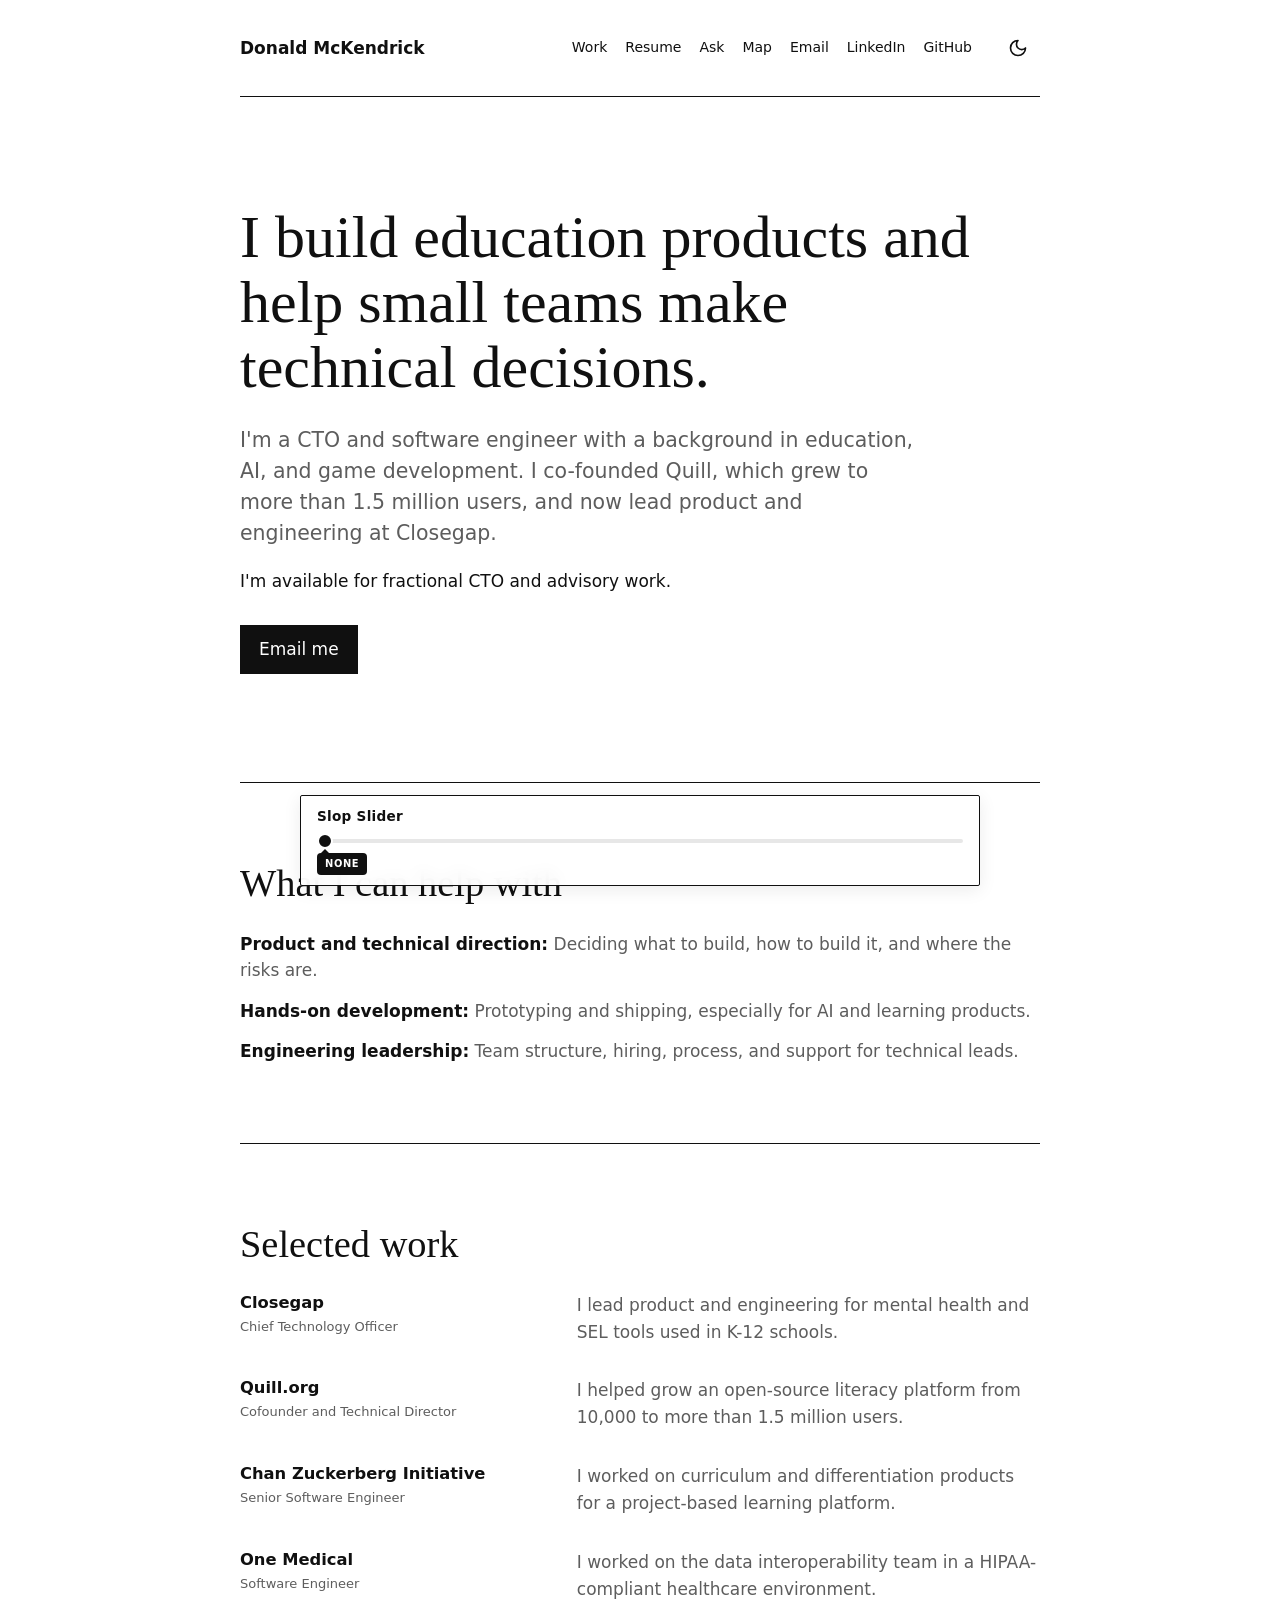
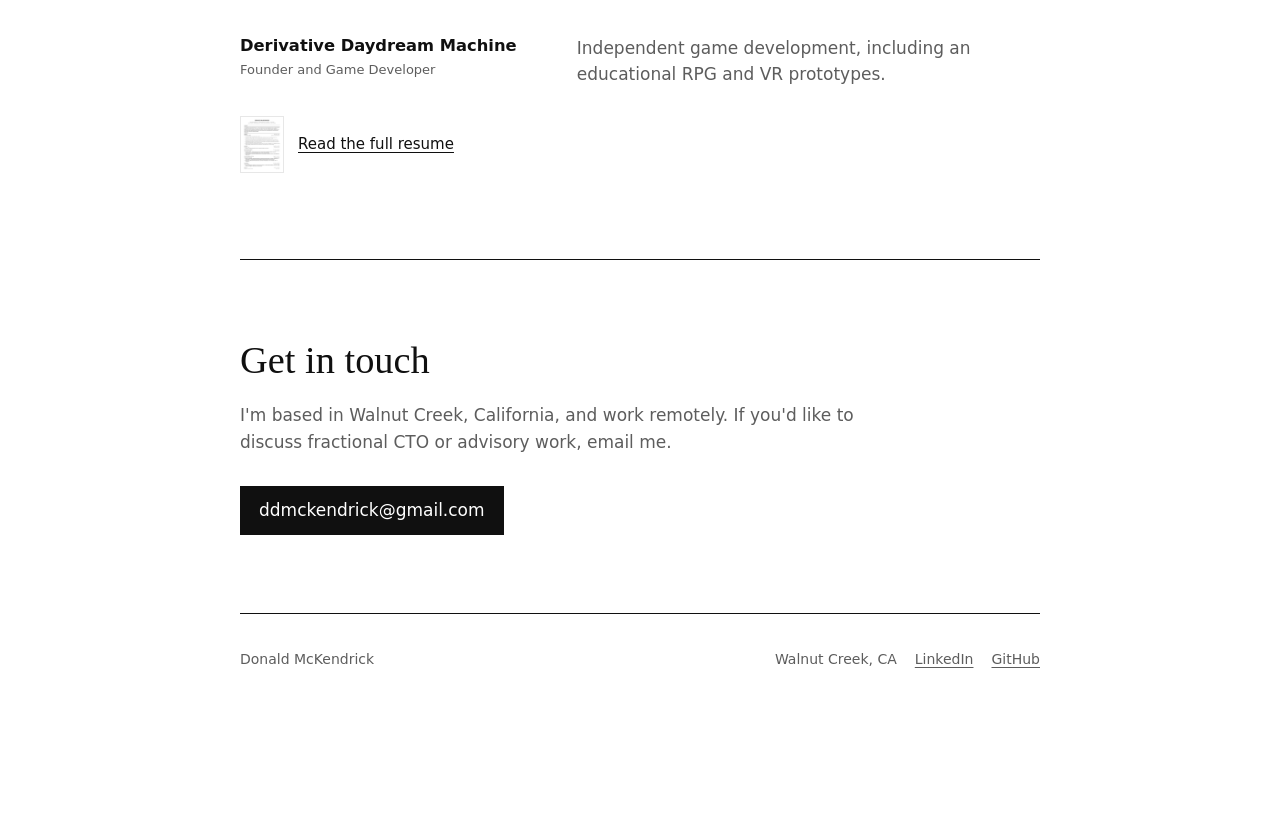
<file: index.html>
<!doctype html>
<html lang="en">
  <head>
    <meta charset="utf-8">
    <meta name="viewport" content="width=device-width, initial-scale=1">
    <title>Donald McKendrick - Fractional CTO</title>
    <meta
      name="description"
      content="Donald McKendrick is a CTO and software engineer working in education, AI, and game development."
    >
    <script>
      (() => {
        const root = document.documentElement;
        root.classList.add('js');

        let theme;
        try {
          const savedTheme = localStorage.getItem('donald-theme');
          if (savedTheme === 'light' || savedTheme === 'dark') theme = savedTheme;

          const savedStage = localStorage.getItem('donald-slop-stage');
          const legacyLevel = Number(localStorage.getItem('donald-slop-level'));
          const parsedStage = Number(savedStage);
          const slopStage = savedStage !== null && Number.isInteger(parsedStage) && parsedStage >= 0 && parsedStage <= 3
            ? parsedStage
            : !Number.isFinite(legacyLevel) || legacyLevel <= 0 ? 0 : legacyLevel <= 33 ? 1 : legacyLevel <= 66 ? 2 : 3;
          const intensities = [0, 0.22, 0.55, 1];
          const tiers = ['clean', 'subtle', 'awful', 'chaos'];
          const slopPosition = slopStage / 3;
          root.style.setProperty('--slop', String(intensities[slopStage]));
          root.style.setProperty('--slop-position', String(slopPosition));
          root.style.setProperty('--slop-percent', `${slopPosition * 100}%`);
          root.style.setProperty('--slop-thumb-offset', `${8 - (slopPosition * 16)}px`);
          root.dataset.slopTier = tiers[slopStage];
        } catch {}

        if (!theme) theme = window.matchMedia?.('(prefers-color-scheme: dark)').matches ? 'dark' : 'light';
        root.dataset.theme = theme;
      })();
    </script>
    <link rel="stylesheet" href="styles.css?v=site-width-2">
    <script src="script.js?v=site-width-2" defer onerror="document.documentElement.classList.remove('js'); document.documentElement.dataset.slopTier='clean'; document.documentElement.style.setProperty('--slop','0'); document.documentElement.style.setProperty('--slop-position','0'); document.documentElement.style.setProperty('--slop-percent','0%'); document.documentElement.style.setProperty('--slop-thumb-offset','8px')"></script>
  </head>
  <body class="home-page">
    <header class="site-header">
      <a class="brand" href="index.html" aria-label="Donald McKendrick home">Donald McKendrick</a>
      <button class="theme-toggle" type="button" aria-label="Dark mode" aria-pressed="false" title="Switch to dark mode">
        <svg class="theme-icon theme-icon-moon" viewBox="0 0 24 24" aria-hidden="true">
          <path d="M12 3a6 6 0 0 0 9 9 9 9 0 1 1-9-9Z"></path>
        </svg>
        <svg class="theme-icon theme-icon-sun" viewBox="0 0 24 24" aria-hidden="true">
          <circle cx="12" cy="12" r="4"></circle>
          <path d="M12 2v2M12 20v2M4.93 4.93l1.42 1.42M17.66 17.66l1.41 1.41M2 12h2M20 12h2M4.93 19.07l1.42-1.42M17.66 6.34l1.41-1.41"></path>
        </svg>
      </button>
      <button
        class="menu-toggle"
        type="button"
        aria-expanded="false"
        aria-controls="primary-navigation"
        aria-label="Open menu"
      >
        <span class="menu-icon" aria-hidden="true"></span>
      </button>
      <nav class="site-nav" id="primary-navigation" aria-label="Primary navigation">
        <a href="#work" aria-label="Selected work" data-slop-copy="nav-work">Work</a>
        <a href="resume.html" aria-label="Resume" data-slop-copy="nav-resume">Resume</a>
        <a href="ask.html" aria-label="Ask about Donald's work">Ask</a>
        <a href="map.html" aria-label="Explore Donald's knowledge map">Map</a>
        <a href="mailto:ddmckendrick@gmail.com" aria-label="Email Donald McKendrick" data-slop-copy="nav-email">Email</a>
        <a href="https://linkedin.com/in/donaldmckendrick" target="_blank" rel="noopener noreferrer">LinkedIn</a>
        <a href="https://github.com/ddmck" target="_blank" rel="noopener noreferrer">GitHub</a>
      </nav>
    </header>

    <aside class="slop-dock" data-slop-ui hidden aria-label="Slop Slider controls">
      <div class="slop-dock-heading">
        <label for="slop-filter">Slop Slider</label>
        <div class="slop-dock-actions">
          <span class="slop-fictional-note">Fictional claims</span>
          <button class="slop-reset" type="button" hidden>Reset</button>
        </div>
      </div>
      <div class="slop-range-row">
        <input id="slop-filter" type="range" min="0" max="3" step="1" value="0" aria-valuetext="None">
        <output for="slop-filter" class="slop-output">
          <strong data-slop-stage>None</strong>
        </output>
      </div>
    </aside>

    <main>
      <section class="hero" aria-labelledby="hero-title">
        <div class="hero-copy">
          <p class="slop-eyebrow" data-slop-ui hidden aria-hidden="true">✨ Human-centered innovation, thoughtfully accelerated</p>
          <h1 id="hero-title" data-slop-copy="home-hero-title">I build education products and help small teams make technical decisions.</h1>
          <p class="lede" data-slop-copy="home-hero-lede">
            I'm a CTO and software engineer with a background in education, AI, and game development. I co-founded
            Quill, which grew to more than 1.5 million users, and now lead product and engineering at Closegap.
          </p>
          <p class="availability" data-slop-copy="home-availability">I'm available for fractional CTO and advisory work.</p>
          <div class="link-row" aria-label="Primary actions">
            <a class="button" href="mailto:ddmckendrick@gmail.com" data-slop-copy="home-email-cta">Email me</a>
          </div>
          <div class="slop-metrics" data-slop-ui hidden aria-hidden="true">
            <span><strong data-slop-copy="metric-one-value">10+ yrs</strong><small data-slop-copy="metric-one-label">building products</small></span>
            <span><strong data-slop-copy="metric-two-value">1.5M+</strong><small data-slop-copy="metric-two-label">learners reached</small></span>
            <span><strong data-slop-copy="metric-three-value">∞</strong><small data-slop-copy="metric-three-label">forward momentum</small></span>
          </div>
        </div>
      </section>

      <section class="section" aria-labelledby="services">
        <h2 id="services"><span data-slop-copy="home-services-heading">What I can help with</span></h2>
        <div class="service-list">
          <p><strong data-slop-copy="service-product-label">Product and technical direction:</strong> <span data-slop-copy="service-product-copy">Deciding what to build, how to build it, and where the risks are.</span></p>
          <p><strong data-slop-copy="service-development-label">Hands-on development:</strong> <span data-slop-copy="service-development-copy">Prototyping and shipping, especially for AI and learning products.</span></p>
          <p><strong data-slop-copy="service-leadership-label">Engineering leadership:</strong> <span data-slop-copy="service-leadership-copy">Team structure, hiring, process, and support for technical leads.</span></p>
        </div>
      </section>

      <section class="section" aria-labelledby="work">
        <h2 id="work"><span data-slop-copy="home-work-heading">Selected work</span></h2>
        <div class="work-list">
          <article>
            <div>
              <h3>Closegap</h3>
              <span>Chief Technology Officer</span>
            </div>
            <p data-slop-copy="work-closegap">I lead product and engineering for mental health and SEL tools used in K-12 schools.</p>
          </article>
          <article>
            <div>
              <h3>Quill.org</h3>
              <span>Cofounder and Technical Director</span>
            </div>
            <p data-slop-copy="work-quill">I helped grow an open-source literacy platform from 10,000 to more than 1.5 million users.</p>
          </article>
          <article>
            <div>
              <h3>Chan Zuckerberg Initiative</h3>
              <span>Senior Software Engineer</span>
            </div>
            <p data-slop-copy="work-czi">I worked on curriculum and differentiation products for a project-based learning platform.</p>
          </article>
          <article>
            <div>
              <h3>One Medical</h3>
              <span>Software Engineer</span>
            </div>
            <p data-slop-copy="work-onemedical">I worked on the data interoperability team in a HIPAA-compliant healthcare environment.</p>
          </article>
          <article>
            <div>
              <h3>Derivative Daydream Machine</h3>
              <span>Founder and Game Developer</span>
            </div>
            <p data-slop-copy="work-ddm">Independent game development, including an educational RPG and VR prototypes.</p>
          </article>
        </div>

        <a class="resume-note" href="resume.html">
          <img
            src="assets/resume-preview.png"
            alt=""
            width="1445"
            height="1870"
          >
          <span data-slop-copy="home-resume-note">Read the full resume</span>
        </a>
      </section>

      <section class="section closing" aria-labelledby="contact">
        <h2 id="contact"><span data-slop-copy="home-contact-heading">Get in touch</span></h2>
        <p data-slop-copy="home-contact-copy">
          I'm based in Walnut Creek, California, and work remotely. If you'd like to discuss fractional CTO or advisory
          work, email me.
        </p>
        <div class="link-row">
          <a class="button" href="mailto:ddmckendrick@gmail.com">ddmckendrick@gmail.com</a>
        </div>
      </section>
    </main>

    <footer class="site-footer">
      <span>Donald McKendrick</span>
      <div class="footer-links">
        <span>Walnut Creek, CA</span>
        <a href="https://linkedin.com/in/donaldmckendrick" target="_blank" rel="noopener noreferrer">LinkedIn</a>
        <a href="https://github.com/ddmck" target="_blank" rel="noopener noreferrer">GitHub</a>
      </div>
    </footer>

    <div class="slop-atmosphere" data-slop-ui hidden aria-hidden="true">
      <span class="slop-orb slop-orb-one"></span>
      <span class="slop-orb slop-orb-two"></span>
      <span class="slop-floater slop-floater-one">✨</span>
      <span class="slop-floater slop-floater-two">🚀</span>
      <span class="slop-floater slop-floater-three">💡</span>
      <span class="slop-floater slop-floater-four">⚡</span>
    </div>
    <div class="slop-hype-strip" data-slop-ui hidden aria-hidden="true">
      <div>AI-POWERED&nbsp; • &nbsp;FUTURE-READY&nbsp; • &nbsp;HUMAN-CENTERED&nbsp; • &nbsp;10,000× IMPACT&nbsp; • &nbsp;PARADIGM-SHIFTING&nbsp; • &nbsp;</div>
    </div>
  </body>
</html>
</file>
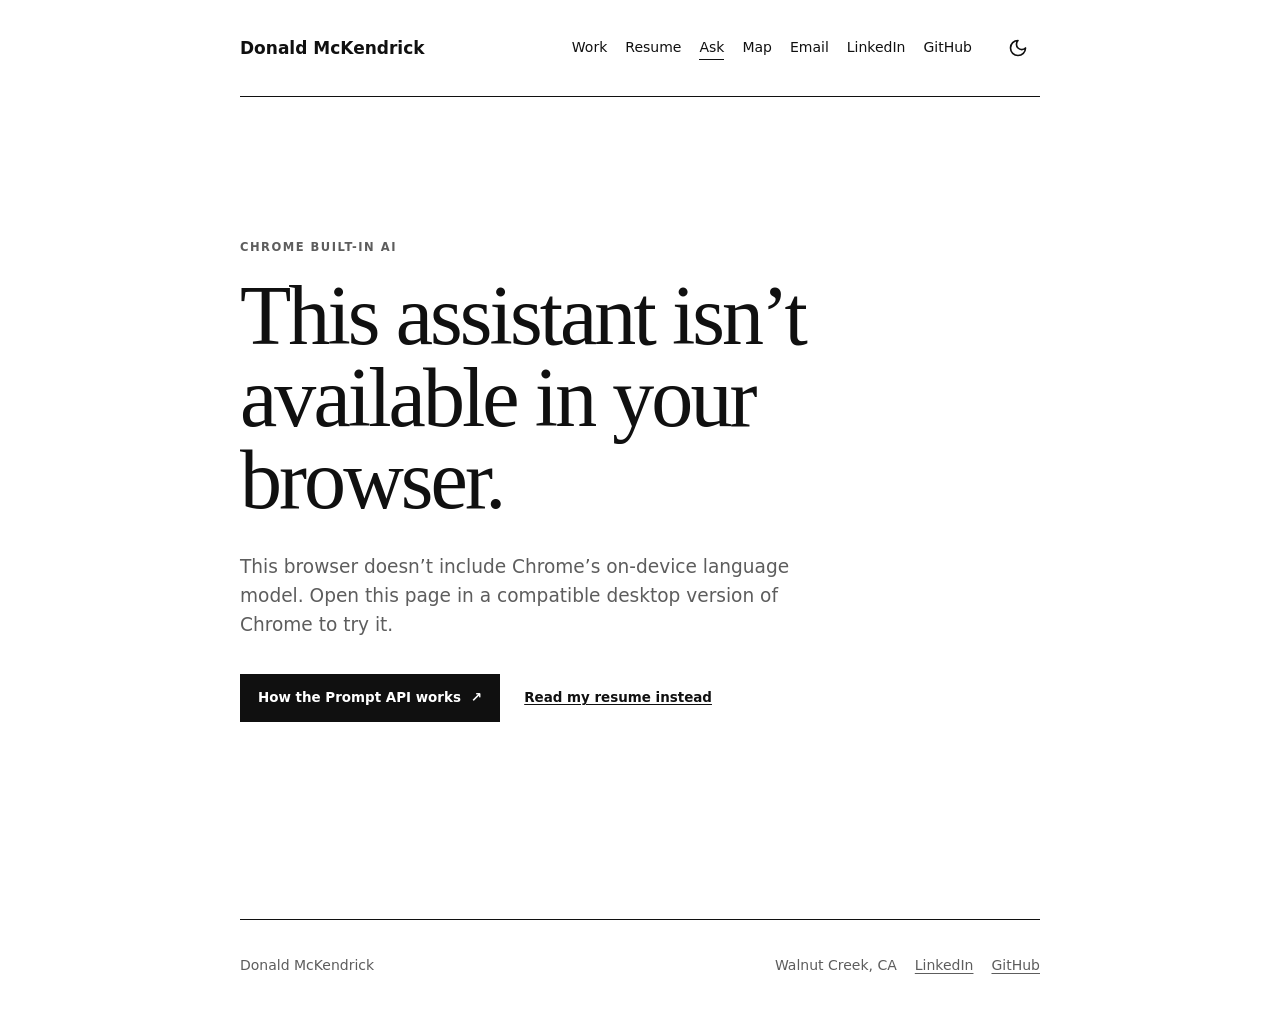
<file: ask.html>
<!doctype html>
<html lang="en">
  <head>
    <meta charset="utf-8">
    <meta name="viewport" content="width=device-width, initial-scale=1">
    <title>Ask about my work - Donald McKendrick</title>
    <meta
      name="description"
      content="Ask an on-device AI questions about Donald McKendrick's services, experience, and resume."
    >
    <script>
      (() => {
        const root = document.documentElement;
        root.classList.add('js');

        let theme;
        try {
          const savedTheme = localStorage.getItem('donald-theme');
          if (savedTheme === 'light' || savedTheme === 'dark') theme = savedTheme;

          const savedStage = localStorage.getItem('donald-slop-stage');
          const legacyLevel = Number(localStorage.getItem('donald-slop-level'));
          const parsedStage = Number(savedStage);
          const slopStage = savedStage !== null && Number.isInteger(parsedStage) && parsedStage >= 0 && parsedStage <= 3
            ? parsedStage
            : !Number.isFinite(legacyLevel) || legacyLevel <= 0 ? 0 : legacyLevel <= 33 ? 1 : legacyLevel <= 66 ? 2 : 3;
          const intensities = [0, 0.22, 0.55, 1];
          const tiers = ['clean', 'subtle', 'awful', 'chaos'];
          const slopPosition = slopStage / 3;
          root.style.setProperty('--slop', String(intensities[slopStage]));
          root.style.setProperty('--slop-position', String(slopPosition));
          root.style.setProperty('--slop-percent', `${slopPosition * 100}%`);
          root.style.setProperty('--slop-thumb-offset', `${8 - (slopPosition * 16)}px`);
          root.dataset.slopTier = tiers[slopStage];
        } catch {}

        if (!theme) theme = window.matchMedia?.('(prefers-color-scheme: dark)').matches ? 'dark' : 'light';
        root.dataset.theme = theme;
      })();
    </script>
    <link rel="stylesheet" href="styles.css?v=ask-18">
    <script src="script.js?v=ask-18" defer></script>
    <script src="ask.js?v=ask-18" defer></script>
  </head>
  <body class="ask-site" data-ai-state="checking">
    <header class="site-header">
      <a class="brand" href="index.html" aria-label="Donald McKendrick home">Donald McKendrick</a>
      <button class="theme-toggle" type="button" aria-label="Dark mode" aria-pressed="false" title="Switch to dark mode">
        <svg class="theme-icon theme-icon-moon" viewBox="0 0 24 24" aria-hidden="true">
          <path d="M12 3a6 6 0 0 0 9 9 9 9 0 1 1-9-9Z"></path>
        </svg>
        <svg class="theme-icon theme-icon-sun" viewBox="0 0 24 24" aria-hidden="true">
          <circle cx="12" cy="12" r="4"></circle>
          <path d="M12 2v2M12 20v2M4.93 4.93l1.42 1.42M17.66 17.66l1.41 1.41M2 12h2M20 12h2M4.93 19.07l1.42-1.42M17.66 6.34l1.41-1.41"></path>
        </svg>
      </button>
      <button
        class="menu-toggle"
        type="button"
        aria-expanded="false"
        aria-controls="primary-navigation"
        aria-label="Open menu"
      >
        <span class="menu-icon" aria-hidden="true"></span>
      </button>
      <nav class="site-nav" id="primary-navigation" aria-label="Primary navigation">
        <a href="index.html#work" aria-label="Selected work">Work</a>
        <a href="resume.html" aria-label="Resume">Resume</a>
        <a href="ask.html" aria-current="page" aria-label="Ask about Donald's work">Ask</a>
        <a href="map.html" aria-label="Explore Donald's knowledge map">Map</a>
        <a href="mailto:ddmckendrick@gmail.com" aria-label="Email Donald McKendrick">Email</a>
        <a href="https://linkedin.com/in/donaldmckendrick" target="_blank" rel="noopener noreferrer">LinkedIn</a>
        <a href="https://github.com/ddmck" target="_blank" rel="noopener noreferrer">GitHub</a>
      </nav>
    </header>

    <main class="ask-page">
      <section class="ask-unsupported" data-unsupported hidden aria-labelledby="unsupported-title">
        <p class="ask-unsupported-kicker">Chrome built-in AI</p>
        <h1 id="unsupported-title">This assistant isn’t available in your browser.</h1>
        <p data-unsupported-copy>
          Open this page in a compatible desktop version of Chrome to try the on-device assistant.
        </p>
        <div class="ask-unsupported-actions">
          <a
            class="ask-docs-link"
            href="https://developer.chrome.com/docs/ai/prompt-api"
            target="_blank"
            rel="noopener noreferrer"
          >How the Prompt API works <span aria-hidden="true">↗</span></a>
          <a class="ask-resume-link" href="resume.html">Read my resume instead</a>
        </div>
      </section>

      <div class="ask-experience" data-ask-experience>
        <section class="ask-workspace" aria-labelledby="ask-title">
          <div class="ask-status">
            <div class="ask-status-state">
              <span class="ask-status-dot" aria-hidden="true"></span>
              <span data-ai-status aria-live="polite">Checking this browser</span>
            </div>

            <div class="ask-tone-control" data-slop-ui hidden>
              <button
                class="ask-tone-trigger"
                type="button"
                aria-expanded="false"
                aria-controls="ask-tone-panel"
              >
                <span>Slop Slider:</span>
                <strong data-slop-stage>None</strong>
                <svg viewBox="0 0 16 16" aria-hidden="true">
                  <path d="m4 6 4 4 4-4"></path>
                </svg>
              </button>

              <div class="ask-tone-panel" id="ask-tone-panel" hidden>
                <div class="ask-tone-panel-heading">
                  <label for="slop-filter">Response style</label>
                  <div class="slop-dock-actions">
                    <span class="slop-fictional-note">Fictional claims</span>
                    <button class="slop-reset" type="button" hidden>Reset</button>
                  </div>
                </div>
                <div class="slop-range-row">
                  <input id="slop-filter" type="range" min="0" max="3" step="1" value="0" aria-valuetext="None">
                  <output for="slop-filter" class="slop-output">
                    <strong data-slop-stage>None</strong>
                  </output>
                </div>
              </div>
            </div>
          </div>

          <div class="chat-log" role="log" aria-live="polite" aria-relevant="additions text">
            <div class="chat-message chat-message-assistant chat-message-intro">
              <span class="chat-speaker">Donald's browser</span>
              <div class="chat-intro-copy">
                <h1 id="ask-title" data-slop-copy="ask-title">Ask about my work.</h1>
                <p data-slop-copy="ask-intro-copy">
                  This experiment uses Chrome’s new Prompt API to answer from the facts on this site and my resume.
                  The model, your questions, and the resume context all stay on your device.
                </p>
              </div>
            </div>
          </div>

          <div class="suggested-questions-shell">
            <div class="suggested-questions" role="group" aria-label="Suggested questions"></div>
          </div>

          <form class="ask-form" id="ask-form">
            <label class="visually-hidden" for="question">Ask a question about Donald's work</label>
            <textarea
              id="question"
              name="question"
              rows="2"
              maxlength="500"
              placeholder="Ask about services, experience, or technical fit…"
              autocomplete="off"
              disabled
            ></textarea>
            <button class="ask-submit" type="submit" disabled>
              <span>Ask</span>
              <svg viewBox="0 0 24 24" aria-hidden="true">
                <path d="m5 12 14-7-4 14-3-6-7-1Z"></path>
              </svg>
            </button>
          </form>

          <p class="ask-form-note" data-ai-note role="status">
            Checking whether Chrome's on-device model is available…
          </p>
        </section>

        <aside class="ask-privacy" aria-label="Privacy and limitations">
          <p><strong data-slop-copy="ask-privacy-label">Private by design.</strong> The assistant runs without sending this conversation to a server.</p>
          <p>
            <strong data-slop-copy="ask-reality-label">Reality check.</strong> Built-in AI can make mistakes. For a definitive answer, <a href="resume.html">read the resume</a> or
            <a href="mailto:ddmckendrick@gmail.com">email me</a>.
          </p>
        </aside>
      </div>
    </main>

    <footer class="site-footer">
      <span>Donald McKendrick</span>
      <div class="footer-links">
        <span>Walnut Creek, CA</span>
        <a href="https://linkedin.com/in/donaldmckendrick" target="_blank" rel="noopener noreferrer">LinkedIn</a>
        <a href="https://github.com/ddmck" target="_blank" rel="noopener noreferrer">GitHub</a>
      </div>
    </footer>

    <div class="slop-atmosphere" data-slop-ui hidden aria-hidden="true">
      <span class="slop-orb slop-orb-one"></span>
      <span class="slop-orb slop-orb-two"></span>
      <span class="slop-floater slop-floater-one">✨</span>
      <span class="slop-floater slop-floater-two">🚀</span>
      <span class="slop-floater slop-floater-three">💡</span>
      <span class="slop-floater slop-floater-four">⚡</span>
    </div>
    <div class="slop-hype-strip" data-slop-ui hidden aria-hidden="true">
      <div>AI-POWERED&nbsp; • &nbsp;FUTURE-READY&nbsp; • &nbsp;HUMAN-CENTERED&nbsp; • &nbsp;10,000× IMPACT&nbsp; • &nbsp;PARADIGM-SHIFTING&nbsp; • &nbsp;</div>
    </div>
  </body>
</html>
</file>
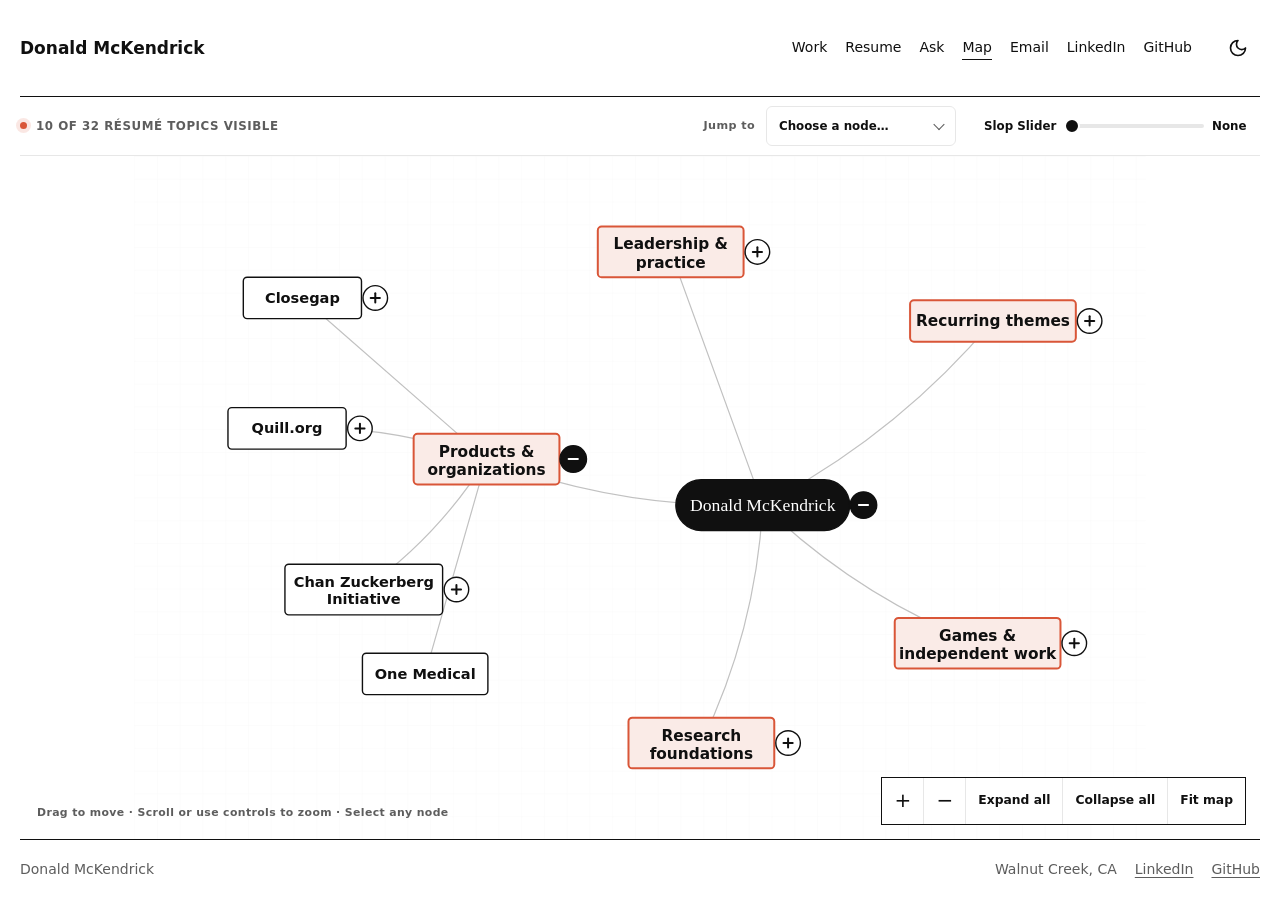
<file: map.html>
<!doctype html>
<html lang="en">
  <head>
    <meta charset="utf-8">
    <meta name="viewport" content="width=device-width, initial-scale=1">
    <title>A needlessly complicated map of Donald McKendrick</title>
    <meta
      name="description"
      content="An interactive and increasingly questionable map of Donald McKendrick's experience, projects, and skills."
    >
    <script>
      (() => {
        const root = document.documentElement;
        root.classList.add('js');

        let theme;
        try {
          const savedTheme = localStorage.getItem('donald-theme');
          if (savedTheme === 'light' || savedTheme === 'dark') theme = savedTheme;

          const savedStage = localStorage.getItem('donald-slop-stage');
          const legacyLevel = Number(localStorage.getItem('donald-slop-level'));
          const parsedStage = Number(savedStage);
          const slopStage = savedStage !== null && Number.isInteger(parsedStage) && parsedStage >= 0 && parsedStage <= 3
            ? parsedStage
            : !Number.isFinite(legacyLevel) || legacyLevel <= 0 ? 0 : legacyLevel <= 33 ? 1 : legacyLevel <= 66 ? 2 : 3;
          const intensities = [0, 0.22, 0.55, 1];
          const tiers = ['clean', 'subtle', 'awful', 'chaos'];
          const slopPosition = slopStage / 3;
          root.style.setProperty('--slop', String(intensities[slopStage]));
          root.style.setProperty('--slop-position', String(slopPosition));
          root.style.setProperty('--slop-percent', `${slopPosition * 100}%`);
          root.style.setProperty('--slop-thumb-offset', `${8 - (slopPosition * 16)}px`);
          root.dataset.slopTier = tiers[slopStage];
        } catch {}

        if (!theme) theme = window.matchMedia?.('(prefers-color-scheme: dark)').matches ? 'dark' : 'light';
        root.dataset.theme = theme;
      })();
    </script>
    <link rel="stylesheet" href="styles.css?v=map-35">
    <script src="script.js?v=map-35" defer></script>
    <script src="map.js?v=map-35" defer></script>
  </head>
  <body class="map-site">
    <header class="site-header">
      <a class="brand" href="index.html" aria-label="Donald McKendrick home">Donald McKendrick</a>
      <button class="theme-toggle" type="button" aria-label="Dark mode" aria-pressed="false" title="Switch to dark mode">
        <svg class="theme-icon theme-icon-moon" viewBox="0 0 24 24" aria-hidden="true">
          <path d="M12 3a6 6 0 0 0 9 9 9 9 0 1 1-9-9Z"></path>
        </svg>
        <svg class="theme-icon theme-icon-sun" viewBox="0 0 24 24" aria-hidden="true">
          <circle cx="12" cy="12" r="4"></circle>
          <path d="M12 2v2M12 20v2M4.93 4.93l1.42 1.42M17.66 17.66l1.41 1.41M2 12h2M20 12h2M4.93 19.07l1.42-1.42M17.66 6.34l1.41-1.41"></path>
        </svg>
      </button>
      <button
        class="menu-toggle"
        type="button"
        aria-expanded="false"
        aria-controls="primary-navigation"
        aria-label="Open menu"
      >
        <span class="menu-icon" aria-hidden="true"></span>
      </button>
      <nav class="site-nav" id="primary-navigation" aria-label="Primary navigation">
        <a href="index.html#work" aria-label="Selected work">Work</a>
        <a href="resume.html" aria-label="Resume">Resume</a>
        <a href="ask.html" aria-label="Ask about Donald's work">Ask</a>
        <a href="map.html" aria-current="page" aria-label="Explore Donald's knowledge map">Map</a>
        <a href="mailto:ddmckendrick@gmail.com" aria-label="Email Donald McKendrick">Email</a>
        <a href="https://linkedin.com/in/donaldmckendrick" target="_blank" rel="noopener noreferrer">LinkedIn</a>
        <a href="https://github.com/ddmck" target="_blank" rel="noopener noreferrer">GitHub</a>
      </nav>
    </header>

    <main class="map-page">
      <h1 class="visually-hidden">Interactive knowledge map of Donald McKendrick</h1>
      <section class="map-workspace" aria-label="Interactive knowledge map">
        <div class="map-toolbar">
          <div class="map-toolbar-status" aria-live="polite">
            <span class="map-status-dot" aria-hidden="true"></span>
            <span data-map-status>6 of 23 résumé topics visible</span>
          </div>

          <label class="map-topic-jump" for="map-topic-picker">
            <span>Jump to</span>
            <select id="map-topic-picker" aria-label="Jump to a topic">
              <option value="">Choose a node…</option>
            </select>
          </label>

          <div class="map-slop" data-slop-ui hidden>
            <label for="slop-filter">Slop Slider</label>
            <input id="slop-filter" type="range" min="0" max="3" step="1" value="0" aria-valuetext="None">
            <output for="slop-filter"><strong data-slop-stage>None</strong></output>
          </div>
        </div>

        <div class="map-layout">
          <div class="map-canvas" data-map-canvas>
            <svg
              class="knowledge-map"
              data-knowledge-map
              viewBox="0 0 1600 1080"
              role="group"
              aria-labelledby="map-svg-title map-svg-description"
            >
              <title id="map-svg-title">Knowledge map of Donald McKendrick</title>
              <desc id="map-svg-description">A pannable, zoomable, and progressively expandable network of Donald's work, skills, research, and games.</desc>
              <defs>
                <filter id="map-glow" x="-70%" y="-70%" width="240%" height="240%">
                  <feGaussianBlur stdDeviation="8" result="blur"></feGaussianBlur>
                  <feMerge><feMergeNode in="blur"></feMergeNode><feMergeNode in="SourceGraphic"></feMergeNode></feMerge>
                </filter>
                <pattern id="map-grid" width="36" height="36" patternUnits="userSpaceOnUse">
                  <path d="M 36 0 L 0 0 0 36" fill="none" stroke="currentColor" stroke-width="1"></path>
                </pattern>
              </defs>
              <rect class="map-grid" width="1600" height="1080" fill="url(#map-grid)"></rect>
              <g class="map-camera" data-map-camera>
                <g class="map-extra-edges" data-map-extra-edges></g>
                <g class="map-edges" data-map-edges></g>
                <g class="map-edge-labels" data-map-edge-labels></g>
                <g class="map-nodes" data-map-nodes></g>
              </g>
            </svg>

            <div class="map-zoom" aria-label="Map view controls">
              <button type="button" data-map-zoom-in aria-label="Zoom in">+</button>
              <button type="button" data-map-zoom-out aria-label="Zoom out">−</button>
              <button type="button" data-map-expand-all>Expand all</button>
              <button type="button" data-map-collapse-all>Collapse all</button>
              <button type="button" data-map-fit>Fit map</button>
            </div>
            <p class="map-instructions">Drag to move · Scroll or use controls to zoom · Select any node</p>
          </div>

          <aside class="map-inspector" data-map-inspector aria-live="polite" aria-labelledby="map-detail-title" hidden>
            <button class="map-inspector-close" type="button" data-map-close aria-label="Close detail note">×</button>
            <h2 id="map-detail-title" data-map-detail-title></h2>
            <p class="map-detail-copy" data-map-detail-copy></p>
            <p class="map-fiction-note" data-map-fiction-note hidden>
              This node is fictional. It has been added by the Slop Slider and should not be mistaken for a credential.
            </p>
            <div class="map-related" data-map-related></div>
            <a class="map-detail-link" data-map-detail-link hidden>Follow the evidence <span aria-hidden="true">↗</span></a>
          </aside>
        </div>
      </section>
    </main>

    <footer class="site-footer">
      <span>Donald McKendrick</span>
      <div class="footer-links">
        <span>Walnut Creek, CA</span>
        <a href="https://linkedin.com/in/donaldmckendrick" target="_blank" rel="noopener noreferrer">LinkedIn</a>
        <a href="https://github.com/ddmck" target="_blank" rel="noopener noreferrer">GitHub</a>
      </div>
    </footer>

    <div class="slop-atmosphere" data-slop-ui hidden aria-hidden="true">
      <span class="slop-orb slop-orb-one"></span>
      <span class="slop-orb slop-orb-two"></span>
      <span class="slop-floater slop-floater-one">✨</span>
      <span class="slop-floater slop-floater-two">🚀</span>
      <span class="slop-floater slop-floater-three">💡</span>
      <span class="slop-floater slop-floater-four">⚡</span>
    </div>
    <div class="slop-hype-strip" data-slop-ui hidden aria-hidden="true">
      <div>KNOWLEDGE GRAPH&nbsp; • &nbsp;SYNERGY DETECTED&nbsp; • &nbsp;INSIGHT ENGINE&nbsp; • &nbsp;HUMAN-CENTERED NODES&nbsp; • &nbsp;</div>
    </div>
  </body>
</html>
</file>
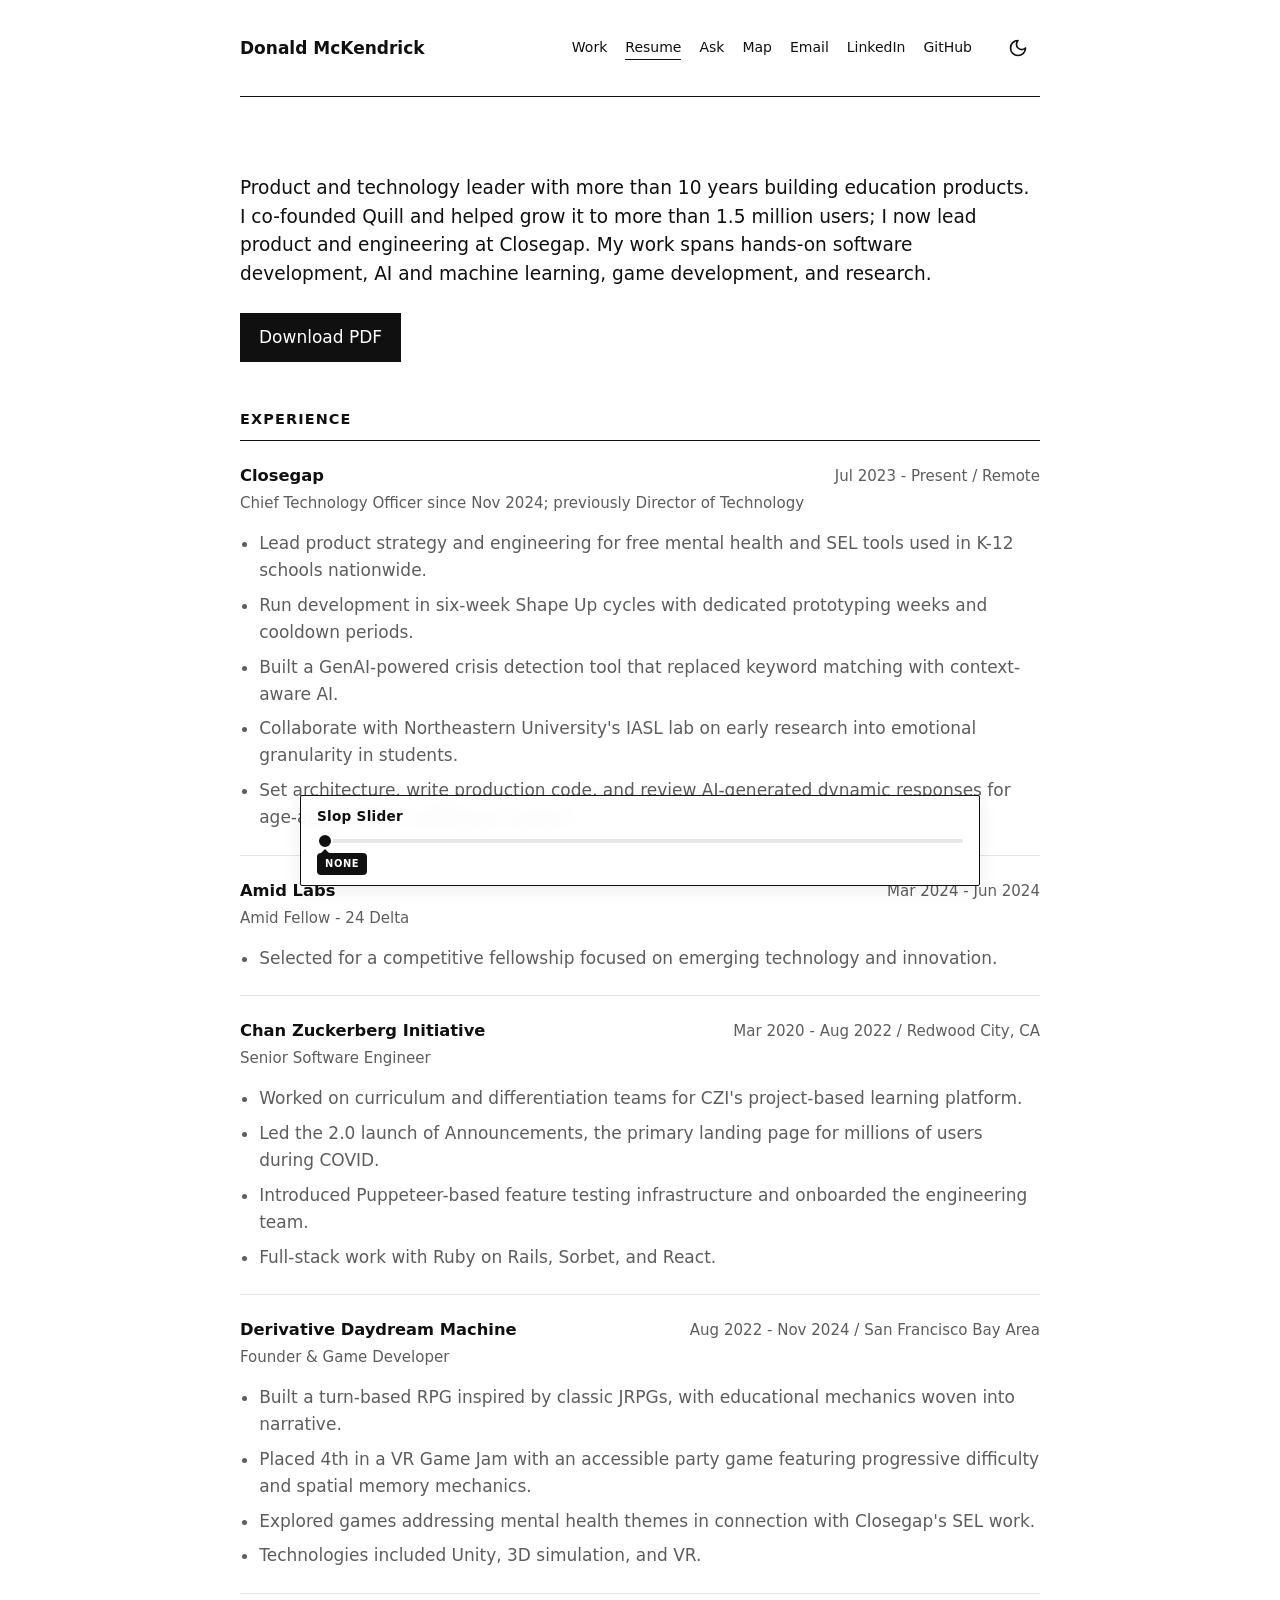
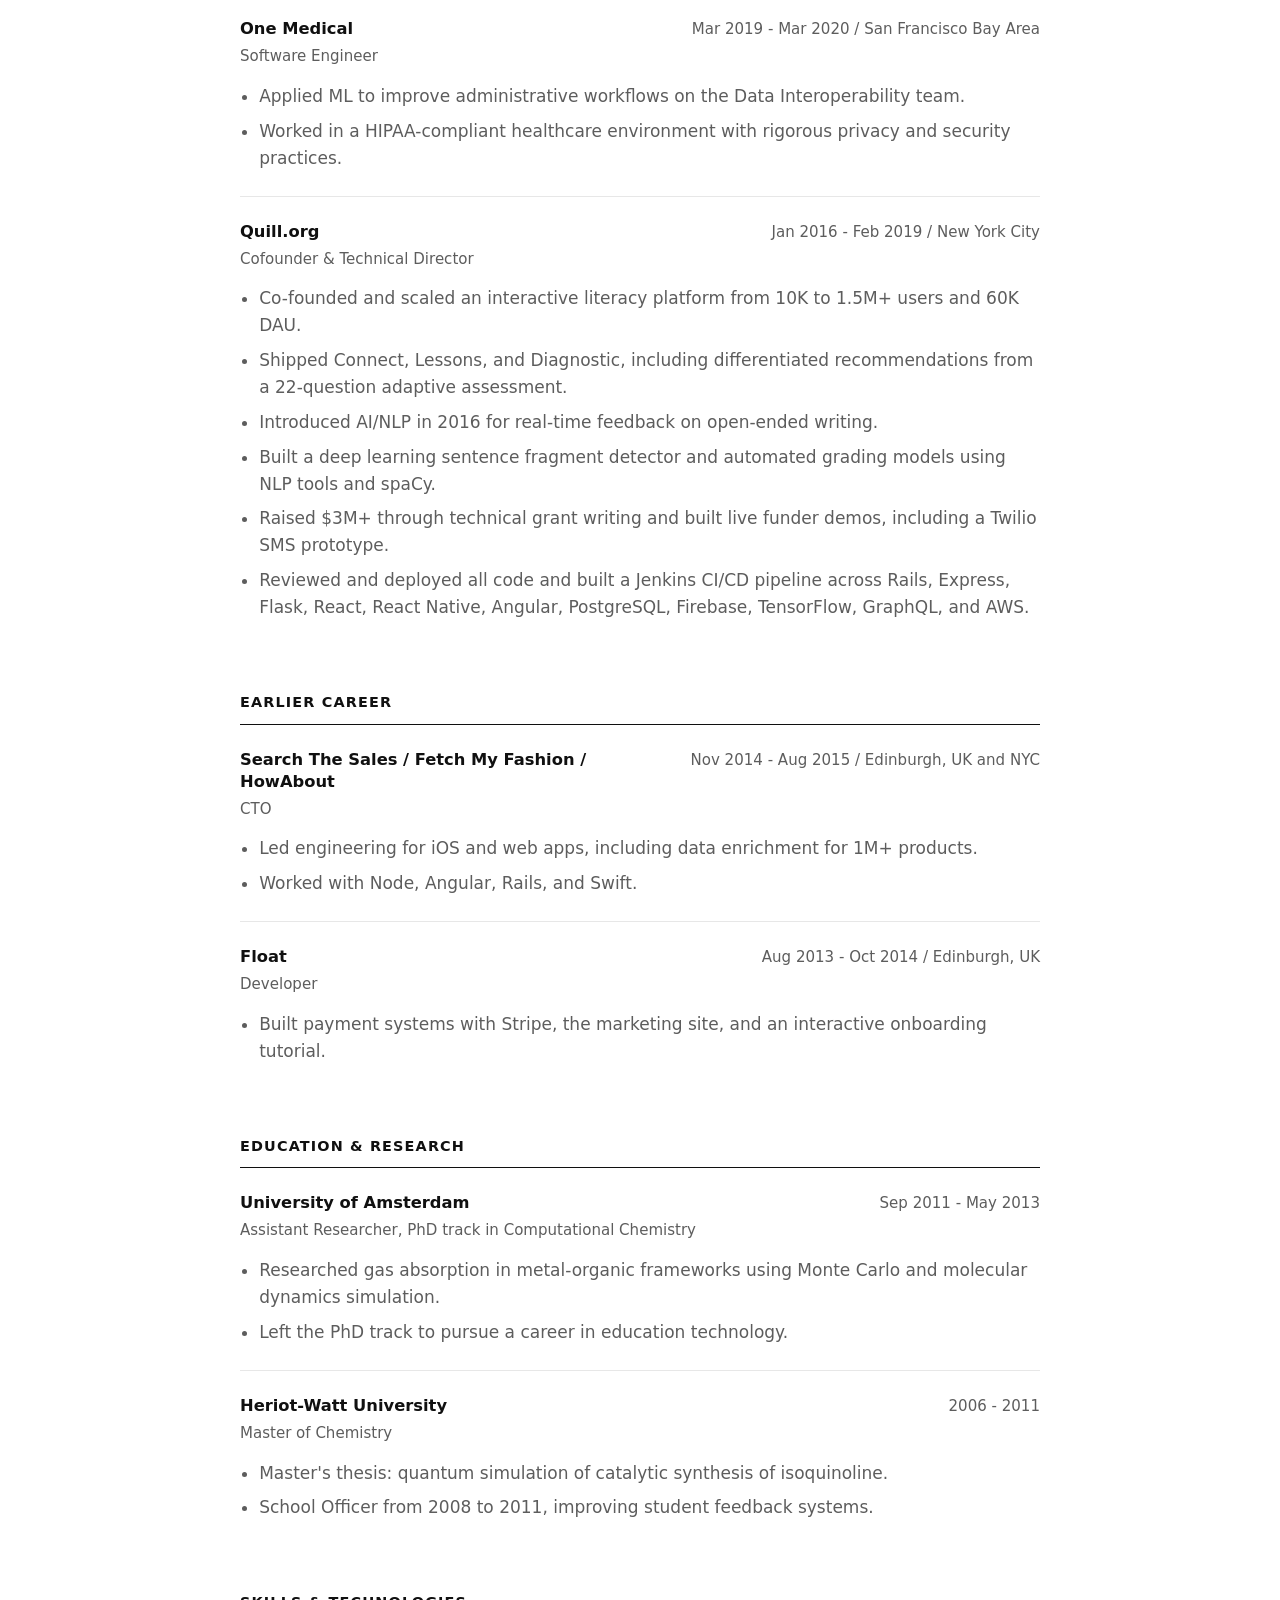
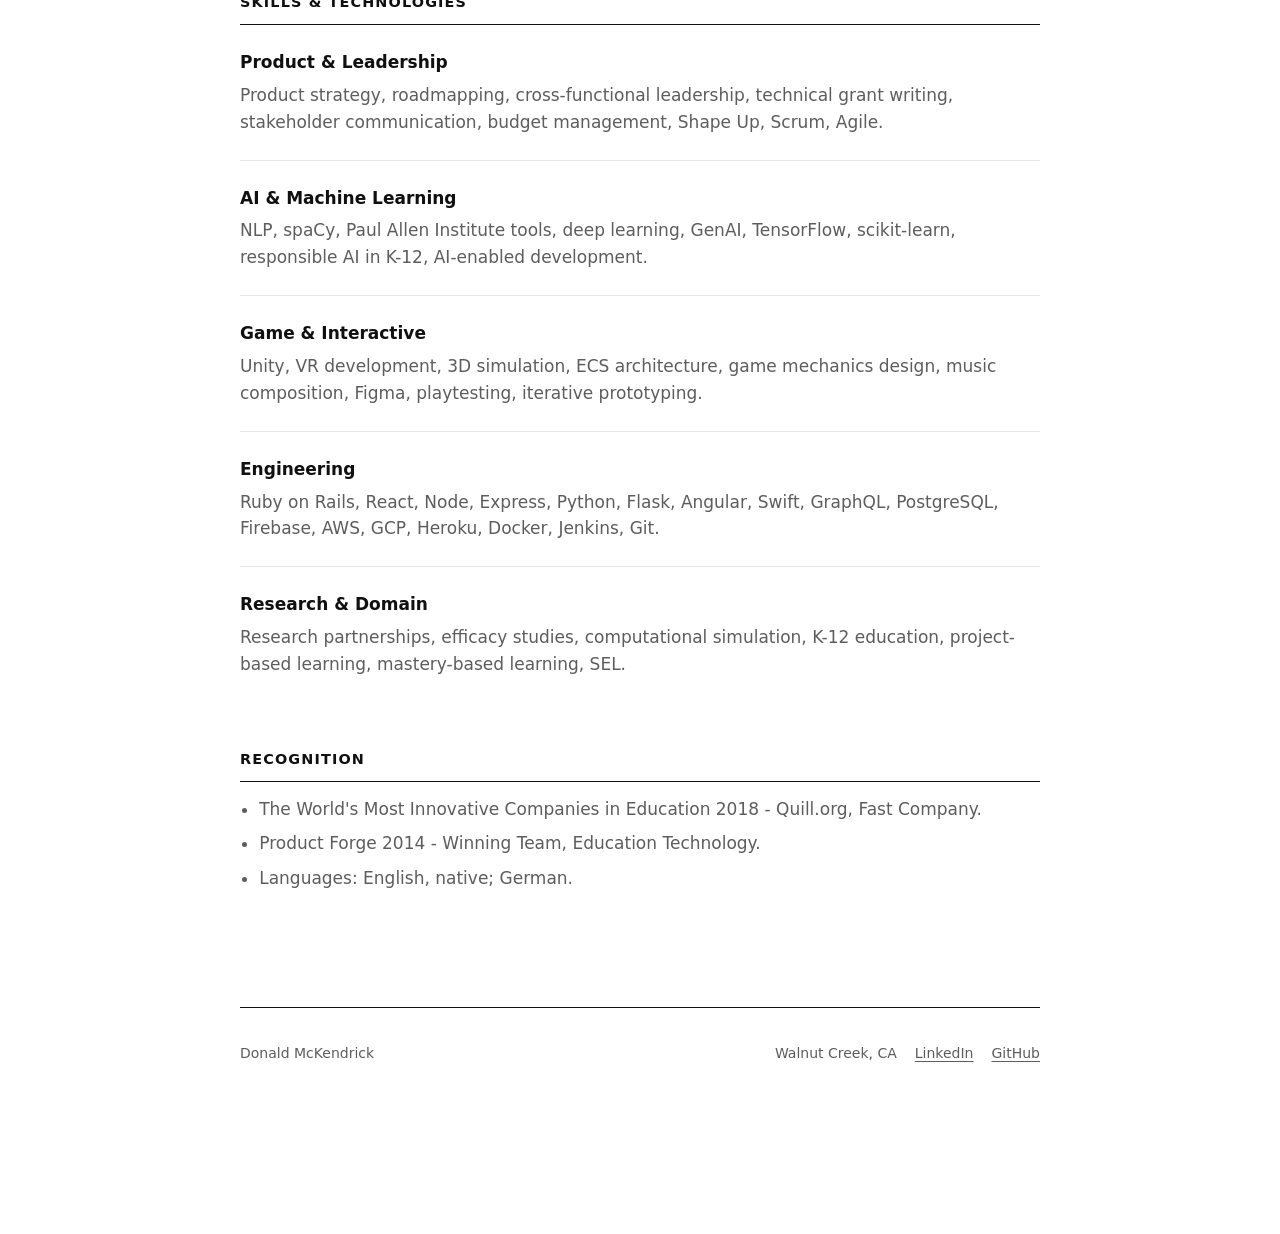
<file: resume.html>
<!doctype html>
<html lang="en">
  <head>
    <meta charset="utf-8">
    <meta name="viewport" content="width=device-width, initial-scale=1">
    <title>Resume - Donald McKendrick</title>
    <meta
      name="description"
      content="Resume for Donald McKendrick, a product and technology leader working in education, AI, and games."
    >
    <script>
      (() => {
        const root = document.documentElement;
        root.classList.add('js');

        let theme;
        try {
          const savedTheme = localStorage.getItem('donald-theme');
          if (savedTheme === 'light' || savedTheme === 'dark') theme = savedTheme;

          const savedStage = localStorage.getItem('donald-slop-stage');
          const legacyLevel = Number(localStorage.getItem('donald-slop-level'));
          const parsedStage = Number(savedStage);
          const slopStage = savedStage !== null && Number.isInteger(parsedStage) && parsedStage >= 0 && parsedStage <= 3
            ? parsedStage
            : !Number.isFinite(legacyLevel) || legacyLevel <= 0 ? 0 : legacyLevel <= 33 ? 1 : legacyLevel <= 66 ? 2 : 3;
          const intensities = [0, 0.22, 0.55, 1];
          const tiers = ['clean', 'subtle', 'awful', 'chaos'];
          const slopPosition = slopStage / 3;
          root.style.setProperty('--slop', String(intensities[slopStage]));
          root.style.setProperty('--slop-position', String(slopPosition));
          root.style.setProperty('--slop-percent', `${slopPosition * 100}%`);
          root.style.setProperty('--slop-thumb-offset', `${8 - (slopPosition * 16)}px`);
          root.dataset.slopTier = tiers[slopStage];
        } catch {}

        if (!theme) theme = window.matchMedia?.('(prefers-color-scheme: dark)').matches ? 'dark' : 'light';
        root.dataset.theme = theme;
      })();
    </script>
    <link rel="stylesheet" href="styles.css?v=site-width-2">
    <script src="script.js?v=site-width-2" defer onerror="document.documentElement.classList.remove('js'); document.documentElement.dataset.slopTier='clean'; document.documentElement.style.setProperty('--slop','0'); document.documentElement.style.setProperty('--slop-position','0'); document.documentElement.style.setProperty('--slop-percent','0%'); document.documentElement.style.setProperty('--slop-thumb-offset','8px')"></script>
  </head>
  <body class="resume-site">
    <header class="site-header">
      <a class="brand" href="index.html" aria-label="Donald McKendrick home">Donald McKendrick</a>
      <button class="theme-toggle" type="button" aria-label="Dark mode" aria-pressed="false" title="Switch to dark mode">
        <svg class="theme-icon theme-icon-moon" viewBox="0 0 24 24" aria-hidden="true">
          <path d="M12 3a6 6 0 0 0 9 9 9 9 0 1 1-9-9Z"></path>
        </svg>
        <svg class="theme-icon theme-icon-sun" viewBox="0 0 24 24" aria-hidden="true">
          <circle cx="12" cy="12" r="4"></circle>
          <path d="M12 2v2M12 20v2M4.93 4.93l1.42 1.42M17.66 17.66l1.41 1.41M2 12h2M20 12h2M4.93 19.07l1.42-1.42M17.66 6.34l1.41-1.41"></path>
        </svg>
      </button>
      <button
        class="menu-toggle"
        type="button"
        aria-expanded="false"
        aria-controls="primary-navigation"
        aria-label="Open menu"
      >
        <span class="menu-icon" aria-hidden="true"></span>
      </button>
      <nav class="site-nav" id="primary-navigation" aria-label="Primary navigation">
        <a href="index.html#work" aria-label="Selected work" data-slop-copy="nav-work">Work</a>
        <a href="resume.html" aria-label="Resume" aria-current="page" data-slop-copy="nav-resume">Resume</a>
        <a href="ask.html" aria-label="Ask about Donald's work">Ask</a>
        <a href="map.html" aria-label="Explore Donald's knowledge map">Map</a>
        <a href="mailto:ddmckendrick@gmail.com" aria-label="Email Donald McKendrick" data-slop-copy="nav-email">Email</a>
        <a href="https://linkedin.com/in/donaldmckendrick" target="_blank" rel="noopener noreferrer">LinkedIn</a>
        <a href="https://github.com/ddmck" target="_blank" rel="noopener noreferrer">GitHub</a>
      </nav>
    </header>

    <aside class="slop-dock" data-slop-ui hidden aria-label="Slop Slider controls">
      <div class="slop-dock-heading">
        <label for="slop-filter">Slop Slider</label>
        <div class="slop-dock-actions">
          <span class="slop-fictional-note">Fictional claims</span>
          <button class="slop-reset" type="button" hidden>Reset</button>
        </div>
      </div>
      <div class="slop-range-row">
        <input id="slop-filter" type="range" min="0" max="3" step="1" value="0" aria-valuetext="None">
        <output for="slop-filter" class="slop-output">
          <strong data-slop-stage>None</strong>
        </output>
      </div>
    </aside>

    <main class="resume-page">
      <h1 class="visually-hidden">Donald McKendrick resume</h1>

      <article class="resume-document">
        <section class="resume-summary" aria-label="Summary">
          <p class="slop-eyebrow" data-slop-ui hidden aria-hidden="true">✨ Executive impact profile, intelligently amplified</p>
          <p data-slop-copy="resume-summary">
            Product and technology leader with more than 10 years building education products. I co-founded Quill and
            helped grow it to more than 1.5 million users; I now lead product and engineering at Closegap. My work spans
            hands-on software development, AI and machine learning, game development, and research.
          </p>
          <a class="button" href="assets/resume-donald-mckendrick.pdf" data-slop-copy="resume-download">Download PDF</a>
        </section>

        <section aria-labelledby="experience">
          <h2 id="experience" data-slop-copy="resume-heading-experience">Experience</h2>

          <div class="resume-role">
            <div class="role-heading">
              <div>
                <h3>Closegap</h3>
                <p>Chief Technology Officer since Nov 2024; previously Director of Technology</p>
              </div>
              <p>Jul 2023 - Present / Remote</p>
            </div>
            <ul>
              <li data-slop-copy="resume-b01">Lead product strategy and engineering for free mental health and SEL tools used in K-12 schools nationwide.</li>
              <li data-slop-copy="resume-b02">Run development in six-week Shape Up cycles with dedicated prototyping weeks and cooldown periods.</li>
              <li data-slop-copy="resume-b03">Built a GenAI-powered crisis detection tool that replaced keyword matching with context-aware AI.</li>
              <li data-slop-copy="resume-b04">Collaborate with Northeastern University's IASL lab on early research into emotional granularity in students.</li>
              <li data-slop-copy="resume-b05">Set architecture, write production code, and review AI-generated dynamic responses for age-appropriate multilingual support.</li>
            </ul>
          </div>

          <div class="resume-role">
            <div class="role-heading">
              <div>
                <h3>Amid Labs</h3>
                <p>Amid Fellow - 24 Delta</p>
              </div>
              <p>Mar 2024 - Jun 2024</p>
            </div>
            <ul>
              <li data-slop-copy="resume-b06">Selected for a competitive fellowship focused on emerging technology and innovation.</li>
            </ul>
          </div>

          <div class="resume-role">
            <div class="role-heading">
              <div>
                <h3>Chan Zuckerberg Initiative</h3>
                <p>Senior Software Engineer</p>
              </div>
              <p>Mar 2020 - Aug 2022 / Redwood City, CA</p>
            </div>
            <ul>
              <li data-slop-copy="resume-b07">Worked on curriculum and differentiation teams for CZI's project-based learning platform.</li>
              <li data-slop-copy="resume-b08">Led the 2.0 launch of Announcements, the primary landing page for millions of users during COVID.</li>
              <li data-slop-copy="resume-b09">Introduced Puppeteer-based feature testing infrastructure and onboarded the engineering team.</li>
              <li data-slop-copy="resume-b10">Full-stack work with Ruby on Rails, Sorbet, and React.</li>
            </ul>
          </div>

          <div class="resume-role">
            <div class="role-heading">
              <div>
                <h3>Derivative Daydream Machine</h3>
                <p>Founder & Game Developer</p>
              </div>
              <p>Aug 2022 - Nov 2024 / San Francisco Bay Area</p>
            </div>
            <ul>
              <li data-slop-copy="resume-b11">Built a turn-based RPG inspired by classic JRPGs, with educational mechanics woven into narrative.</li>
              <li data-slop-copy="resume-b12">Placed 4th in a VR Game Jam with an accessible party game featuring progressive difficulty and spatial memory mechanics.</li>
              <li data-slop-copy="resume-b13">Explored games addressing mental health themes in connection with Closegap's SEL work.</li>
              <li data-slop-copy="resume-b14">Technologies included Unity, 3D simulation, and VR.</li>
            </ul>
          </div>

          <div class="resume-role">
            <div class="role-heading">
              <div>
                <h3>One Medical</h3>
                <p>Software Engineer</p>
              </div>
              <p>Mar 2019 - Mar 2020 / San Francisco Bay Area</p>
            </div>
            <ul>
              <li data-slop-copy="resume-b15">Applied ML to improve administrative workflows on the Data Interoperability team.</li>
              <li data-slop-copy="resume-b16">Worked in a HIPAA-compliant healthcare environment with rigorous privacy and security practices.</li>
            </ul>
          </div>

          <div class="resume-role">
            <div class="role-heading">
              <div>
                <h3>Quill.org</h3>
                <p>Cofounder & Technical Director</p>
              </div>
              <p>Jan 2016 - Feb 2019 / New York City</p>
            </div>
            <ul>
              <li data-slop-copy="resume-b17">Co-founded and scaled an interactive literacy platform from 10K to 1.5M+ users and 60K DAU.</li>
              <li data-slop-copy="resume-b18">Shipped Connect, Lessons, and Diagnostic, including differentiated recommendations from a 22-question adaptive assessment.</li>
              <li data-slop-copy="resume-b19">Introduced AI/NLP in 2016 for real-time feedback on open-ended writing.</li>
              <li data-slop-copy="resume-b20">Built a deep learning sentence fragment detector and automated grading models using NLP tools and spaCy.</li>
              <li data-slop-copy="resume-b21">Raised $3M+ through technical grant writing and built live funder demos, including a Twilio SMS prototype.</li>
              <li data-slop-copy="resume-b22">Reviewed and deployed all code and built a Jenkins CI/CD pipeline across Rails, Express, Flask, React, React Native, Angular, PostgreSQL, Firebase, TensorFlow, GraphQL, and AWS.</li>
            </ul>
          </div>
        </section>

        <section aria-labelledby="earlier-career">
          <h2 id="earlier-career" data-slop-copy="resume-heading-earlier">Earlier Career</h2>
          <div class="resume-role">
            <div class="role-heading">
              <div>
                <h3>Search The Sales / Fetch My Fashion / HowAbout</h3>
                <p>CTO</p>
              </div>
              <p>Nov 2014 - Aug 2015 / Edinburgh, UK and NYC</p>
            </div>
            <ul>
              <li data-slop-copy="resume-b23">Led engineering for iOS and web apps, including data enrichment for 1M+ products.</li>
              <li data-slop-copy="resume-b24">Worked with Node, Angular, Rails, and Swift.</li>
            </ul>
          </div>
          <div class="resume-role">
            <div class="role-heading">
              <div>
                <h3>Float</h3>
                <p>Developer</p>
              </div>
              <p>Aug 2013 - Oct 2014 / Edinburgh, UK</p>
            </div>
            <ul>
              <li data-slop-copy="resume-b25">Built payment systems with Stripe, the marketing site, and an interactive onboarding tutorial.</li>
            </ul>
          </div>
        </section>

        <section aria-labelledby="education">
          <h2 id="education" data-slop-copy="resume-heading-education">Education & Research</h2>
          <div class="resume-role">
            <div class="role-heading">
              <div>
                <h3>University of Amsterdam</h3>
                <p>Assistant Researcher, PhD track in Computational Chemistry</p>
              </div>
              <p>Sep 2011 - May 2013</p>
            </div>
            <ul>
              <li data-slop-copy="resume-b26">Researched gas absorption in metal-organic frameworks using Monte Carlo and molecular dynamics simulation.</li>
              <li data-slop-copy="resume-b27">Left the PhD track to pursue a career in education technology.</li>
            </ul>
          </div>
          <div class="resume-role">
            <div class="role-heading">
              <div>
                <h3>Heriot-Watt University</h3>
                <p>Master of Chemistry</p>
              </div>
              <p>2006 - 2011</p>
            </div>
            <ul>
              <li data-slop-copy="resume-b28">Master's thesis: quantum simulation of catalytic synthesis of isoquinoline.</li>
              <li data-slop-copy="resume-b29">School Officer from 2008 to 2011, improving student feedback systems.</li>
            </ul>
          </div>
        </section>

        <section aria-labelledby="skills">
          <h2 id="skills" data-slop-copy="resume-heading-skills">Skills & Technologies</h2>
          <dl class="skill-list">
            <div>
              <dt>Product & Leadership</dt>
              <dd data-slop-copy="resume-skill-product">Product strategy, roadmapping, cross-functional leadership, technical grant writing, stakeholder communication, budget management, Shape Up, Scrum, Agile.</dd>
            </div>
            <div>
              <dt>AI & Machine Learning</dt>
              <dd data-slop-copy="resume-skill-ai">NLP, spaCy, Paul Allen Institute tools, deep learning, GenAI, TensorFlow, scikit-learn, responsible AI in K-12, AI-enabled development.</dd>
            </div>
            <div>
              <dt>Game & Interactive</dt>
              <dd data-slop-copy="resume-skill-game">Unity, VR development, 3D simulation, ECS architecture, game mechanics design, music composition, Figma, playtesting, iterative prototyping.</dd>
            </div>
            <div>
              <dt>Engineering</dt>
              <dd data-slop-copy="resume-skill-engineering">Ruby on Rails, React, Node, Express, Python, Flask, Angular, Swift, GraphQL, PostgreSQL, Firebase, AWS, GCP, Heroku, Docker, Jenkins, Git.</dd>
            </div>
            <div>
              <dt>Research & Domain</dt>
              <dd data-slop-copy="resume-skill-research">Research partnerships, efficacy studies, computational simulation, K-12 education, project-based learning, mastery-based learning, SEL.</dd>
            </div>
          </dl>
        </section>

        <section aria-labelledby="recognition">
          <h2 id="recognition" data-slop-copy="resume-heading-recognition">Recognition</h2>
          <ul>
            <li data-slop-copy="resume-b30">The World's Most Innovative Companies in Education 2018 - Quill.org, Fast Company.</li>
            <li data-slop-copy="resume-b31">Product Forge 2014 - Winning Team, Education Technology.</li>
            <li data-slop-copy="resume-b32">Languages: English, native; German.</li>
          </ul>
        </section>
      </article>
    </main>

    <footer class="site-footer">
      <span>Donald McKendrick</span>
      <div class="footer-links">
        <span>Walnut Creek, CA</span>
        <a href="https://linkedin.com/in/donaldmckendrick" target="_blank" rel="noopener noreferrer">LinkedIn</a>
        <a href="https://github.com/ddmck" target="_blank" rel="noopener noreferrer">GitHub</a>
      </div>
    </footer>

    <div class="slop-atmosphere" data-slop-ui hidden aria-hidden="true">
      <span class="slop-orb slop-orb-one"></span>
      <span class="slop-orb slop-orb-two"></span>
      <span class="slop-floater slop-floater-one">✨</span>
      <span class="slop-floater slop-floater-two">🚀</span>
      <span class="slop-floater slop-floater-three">💡</span>
      <span class="slop-floater slop-floater-four">⚡</span>
    </div>
    <div class="slop-hype-strip" data-slop-ui hidden aria-hidden="true">
      <div>AI-POWERED&nbsp; • &nbsp;FUTURE-READY&nbsp; • &nbsp;HUMAN-CENTERED&nbsp; • &nbsp;10,000× IMPACT&nbsp; • &nbsp;PARADIGM-SHIFTING&nbsp; • &nbsp;</div>
    </div>
  </body>
</html>
</file>
<file: styles.css>
:root {
  color-scheme: light;
  --slop: 0;
  --slop-position: 0;
  --slop-percent: 0%;
  --slop-thumb-offset: 8px;
  --ink: #101010;
  --muted: #5d5d5d;
  --quiet: #e7e7e7;
  --paper: #ffffff;
  --shade: #f6f6f6;
  --max: 1040px;
  --measure: 680px;
  --serif: Georgia, "Times New Roman", serif;
  --sans: Inter, ui-sans-serif, system-ui, -apple-system, BlinkMacSystemFont, "Segoe UI", sans-serif;
}

:root[data-theme="dark"] {
  color-scheme: dark;
  --ink: #f2f2f2;
  --muted: #a8a8a8;
  --quiet: #323232;
  --paper: #111111;
  --shade: #191919;
}

.home-page,
.resume-site {
  --site-content-width: 800px;
}

:root[data-slop-tier="subtle"] .home-page,
:root[data-slop-tier="subtle"] .resume-site {
  --site-content-width: 920px;
}

:root[data-slop-tier="awful"] .home-page,
:root[data-slop-tier="awful"] .resume-site,
:root[data-slop-tier="chaos"] .home-page,
:root[data-slop-tier="chaos"] .resume-site {
  --site-content-width: 1040px;
}

@media (prefers-color-scheme: dark) {
  :root:not([data-theme]) {
    color-scheme: dark;
    --ink: #f2f2f2;
    --muted: #a8a8a8;
    --quiet: #323232;
    --paper: #111111;
    --shade: #191919;
  }
}

* {
  box-sizing: border-box;
}

html {
  scroll-behavior: smooth;
}

body {
  margin: 0;
  background: var(--paper);
  color: var(--ink);
  font-family: var(--sans);
  font-size: 17px;
  line-height: 1.58;
}

body::selection {
  background: var(--ink);
  color: var(--paper);
}

a {
  color: inherit;
  text-underline-offset: 0.18em;
  text-decoration-thickness: 1px;
}

a:hover {
  color: var(--muted);
}

a:focus-visible {
  outline: 2px solid var(--ink);
  outline-offset: 4px;
}

img {
  display: block;
  max-width: 100%;
}

.visually-hidden {
  position: absolute;
  width: 1px;
  height: 1px;
  padding: 0;
  margin: -1px;
  overflow: hidden;
  clip: rect(0, 0, 0, 0);
  white-space: nowrap;
  border: 0;
}

.site-header,
.site-footer,
.hero,
.section,
.resume-page {
  width: min(var(--max), calc(100% - 40px));
  margin-inline: auto;
}

.hero,
.section {
  width: min(var(--site-content-width, 800px), calc(100% - 40px));
  transition: width 220ms ease;
}

.home-page .site-header,
.home-page .site-footer {
  width: min(var(--site-content-width), calc(100% - 40px));
}

.resume-site .site-header,
.resume-site .site-footer,
.resume-site .resume-page {
  width: min(var(--site-content-width), calc(100% - 40px));
}

.site-header {
  display: flex;
  align-items: center;
  justify-content: space-between;
  gap: 24px;
  padding: 26px 0;
  border-bottom: 1px solid var(--ink);
  transition:
    width 220ms ease,
    margin 180ms ease,
    padding 180ms ease,
    border-color 180ms ease,
    border-radius 180ms ease,
    background-color 180ms ease,
    box-shadow 180ms ease;
}

.brand {
  order: 1;
  font-weight: 700;
  text-decoration: none;
  letter-spacing: 0;
}

.menu-toggle {
  order: 4;
  display: none;
}

.theme-toggle {
  order: 3;
  position: relative;
  display: none;
  flex: 0 0 auto;
  align-items: center;
  justify-content: center;
  width: 44px;
  height: 44px;
  padding: 10px;
  border: 0;
  background: transparent;
  color: var(--ink);
  cursor: pointer;
}

.js .theme-toggle {
  display: inline-flex;
}

.theme-toggle:hover {
  color: var(--muted);
}

.theme-toggle:focus-visible {
  outline: 2px solid var(--ink);
  outline-offset: 2px;
}

.theme-icon {
  position: absolute;
  width: 20px;
  height: 20px;
  fill: none;
  stroke: currentColor;
  stroke-width: 2;
  stroke-linecap: round;
  stroke-linejoin: round;
  transition: opacity 150ms ease, transform 150ms ease;
}

.theme-icon-moon {
  opacity: 1;
  transform: rotate(0) scale(1);
}

.theme-icon-sun {
  opacity: 0;
  transform: rotate(-30deg) scale(0.8);
}

:root[data-theme="dark"] .theme-icon-moon {
  opacity: 0;
  transform: rotate(30deg) scale(0.8);
}

:root[data-theme="dark"] .theme-icon-sun {
  opacity: 1;
  transform: rotate(0) scale(1);
}

.site-nav {
  order: 2;
  display: flex;
  flex-wrap: wrap;
  justify-content: flex-end;
  margin-left: auto;
  gap: 18px;
  font-size: 14px;
}

.site-nav a {
  text-decoration: none;
  border-bottom: 1px solid transparent;
}

.home-page .site-nav a,
.home-page .link-row a:not(.button),
.home-page .resume-note {
  transition: color 150ms ease, border-color 150ms ease;
}

.site-nav a:hover,
.site-nav a[aria-current="page"] {
  color: var(--ink);
  border-color: var(--ink);
}

.hero {
  padding: clamp(64px, 9vw, 108px) 0;
}

.hero-copy {
  max-width: 760px;
}

.eyebrow {
  margin: 0 0 14px;
  color: var(--muted);
  font-size: 14px;
  font-weight: 600;
  line-height: 1.4;
}

h1,
h2,
h3,
p {
  overflow-wrap: break-word;
}

h1,
h2 {
  margin: 0;
  font-family: var(--serif);
  font-weight: 400;
  letter-spacing: 0;
  line-height: 1.05;
}

h1 {
  max-width: 760px;
  font-size: clamp(2.65rem, 5vw, 3.75rem);
  line-height: 1.08;
}

h2 {
  font-size: clamp(1.8rem, 3vw, 2.4rem);
  line-height: 1.15;
}

h3 {
  margin: 0;
  font-size: 1.02rem;
  line-height: 1.35;
}

.lede {
  max-width: var(--measure);
  margin: 26px 0 0;
  color: var(--muted);
  font-size: clamp(1.08rem, 1.8vw, 1.28rem);
  line-height: 1.5;
}

.availability {
  margin: 20px 0 0;
}

.link-row {
  display: flex;
  flex-wrap: wrap;
  align-items: center;
  gap: 14px 20px;
  margin-top: 30px;
}

.button {
  display: inline-flex;
  align-items: center;
  justify-content: center;
  min-height: 46px;
  padding: 10px 18px;
  border: 1px solid var(--ink);
  background: var(--ink);
  color: var(--paper);
  text-decoration: none;
}

.button:hover {
  background: var(--paper);
  color: var(--ink);
}

.home-page .button {
  transition:
    color 160ms ease,
    background-color 160ms ease,
    border-color 160ms ease,
    transform 160ms ease;
}

@media (hover: hover) {
  .home-page .button:hover:not(:focus-visible) {
    transform: translateY(-1px);
  }
}

.home-page .button:focus-visible {
  transform: none;
}

.section {
  padding: clamp(54px, 7vw, 78px) 0;
  border-top: 1px solid var(--ink);
}

.service-list {
  display: grid;
  margin-top: 26px;
  gap: 14px;
}

.resume-role,
.skill-list div {
  padding: 24px 0;
}

.resume-role,
.skill-list div {
  border-bottom: 1px solid var(--quiet);
}

.resume-role:last-child,
.skill-list div:last-child {
  border-bottom: 0;
}

.work-list article {
  display: grid;
  grid-template-columns: minmax(180px, 0.8fr) minmax(0, 1.2fr);
  gap: 28px;
  align-items: start;
}

.service-list p,
.work-list p,
.closing p,
.resume-document p,
.resume-document li,
.skill-list dd {
  color: var(--muted);
}

.service-list p,
.work-list p {
  margin: 0;
}

.service-list p {
  line-height: 1.55;
}

.service-list strong {
  color: var(--ink);
}

.work-list {
  display: grid;
  margin-top: 26px;
  gap: 32px;
}

.work-list span {
  display: block;
  margin-top: 4px;
  color: var(--muted);
  font-size: 13px;
  line-height: 1.4;
}

.closing {
  max-width: none;
  margin-inline: auto;
}

.closing p {
  max-width: var(--measure);
  margin: 20px 0 0;
}

.resume-note {
  display: inline-flex;
  align-items: center;
  gap: 14px;
  margin-top: 28px;
  font-size: 15px;
}

.resume-note img {
  width: 44px;
  height: 57px;
  border: 1px solid var(--quiet);
  filter: grayscale(1);
  object-fit: cover;
  object-position: top;
}

.home-page .resume-note img {
  transition: transform 160ms ease, border-color 160ms ease;
}

@media (hover: hover) {
  .home-page .resume-note:hover img {
    border-color: var(--ink);
    transform: translateY(-2px);
  }
}

.home-page .resume-note:focus-visible img {
  border-color: var(--ink);
  transform: none;
}

.site-footer {
  display: flex;
  justify-content: space-between;
  gap: 18px;
  padding: 34px 0 42px;
  border-top: 1px solid var(--ink);
  color: var(--muted);
  font-size: 14px;
  transition:
    width 220ms ease,
    padding 180ms ease,
    border-color 180ms ease,
    border-radius 180ms ease,
    background-color 180ms ease,
    box-shadow 180ms ease;
}

.footer-links {
  display: flex;
  flex-wrap: wrap;
  justify-content: flex-end;
  gap: 8px 18px;
}

.resume-page {
  padding: clamp(44px, 6vw, 78px) 0 clamp(70px, 9vw, 118px);
  transition: width 220ms ease;
}

.resume-document {
  max-width: 100%;
  padding-top: 0;
}

.resume-summary p {
  margin: 0;
  color: var(--ink);
  font-size: 1.16rem;
  line-height: 1.55;
}

.resume-summary .button {
  margin-top: 24px;
}

.resume-document section + section {
  margin-top: 48px;
}

.resume-document h2 {
  padding-bottom: 12px;
  border-bottom: 1px solid var(--ink);
  font-family: var(--sans);
  font-size: 0.9rem;
  font-weight: 800;
  letter-spacing: 0.08em;
  line-height: 1.3;
  text-transform: uppercase;
}

.role-heading {
  display: grid;
  grid-template-columns: minmax(0, 1fr) minmax(170px, auto);
  gap: 18px;
  align-items: start;
}

.role-heading p {
  margin: 5px 0 0;
  font-size: 0.94rem;
}

.role-heading > p {
  margin-top: 0;
  text-align: right;
}

.resume-document ul {
  margin: 14px 0 0;
  padding-left: 1.2rem;
}

.resume-document li + li {
  margin-top: 8px;
}

.skill-list {
  margin: 0;
}

.skill-list dt {
  margin: 0 0 6px;
  font-weight: 800;
}

.skill-list dd {
  margin: 0;
}

@media (max-width: 860px) {
  .site-header,
  .resume-page,
  .site-footer {
    width: min(100% - 28px, var(--max));
  }

  .hero,
  .section,
  .home-page .site-header,
  .home-page .site-footer,
  .resume-site .site-header,
  .resume-site .site-footer,
  .resume-site .resume-page {
    width: min(100% - 28px, var(--site-content-width, 800px));
  }

  .hero {
    padding-top: 56px;
  }

}

@media (min-width: 561px) and (max-width: 700px) {
  .site-header {
    gap: 12px;
    padding: 20px 0;
  }

  .site-nav {
    gap: 12px;
  }
}

@media (max-width: 560px) {
  body {
    font-size: 16px;
  }

  body.menu-open {
    overflow: hidden;
  }

  h1 {
    font-size: 2.45rem;
  }

  .site-header,
  .site-footer {
    align-items: flex-start;
    flex-direction: column;
  }

  .site-header {
    position: relative;
    z-index: 20;
    display: grid;
    grid-template-columns: minmax(0, 1fr) 44px 44px;
    align-items: center;
    gap: 0 8px;
    min-height: 72px;
    padding: 14px 0;
  }

  .brand {
    position: relative;
    z-index: 30;
    grid-column: 1;
    grid-row: 1;
    display: inline-flex;
    align-items: center;
    min-height: 44px;
  }

  .theme-toggle {
    z-index: 30;
    grid-column: 2;
    grid-row: 1;
  }

  .menu-toggle {
    position: relative;
    z-index: 30;
    grid-column: 3;
    grid-row: 1;
    width: 44px;
    height: 44px;
    padding: 10px;
    border: 0;
    background: transparent;
    color: var(--ink);
    cursor: pointer;
  }

  .js .menu-toggle {
    display: inline-flex;
    align-items: center;
    justify-content: center;
  }

  .menu-toggle:focus-visible {
    outline: 2px solid var(--ink);
    outline-offset: 2px;
  }

  .menu-icon,
  .menu-icon::before,
  .menu-icon::after {
    display: block;
    width: 22px;
    height: 2px;
    background: currentColor;
    transition: transform 150ms ease, opacity 150ms ease;
  }

  .menu-icon {
    position: relative;
  }

  .menu-icon::before,
  .menu-icon::after {
    position: absolute;
    left: 0;
    content: "";
  }

  .menu-icon::before {
    top: -6px;
  }

  .menu-icon::after {
    top: 6px;
  }

  .menu-open .menu-icon {
    background: transparent;
  }

  .menu-open .menu-icon::before {
    transform: translateY(6px) rotate(45deg);
  }

  .menu-open .menu-icon::after {
    transform: translateY(-6px) rotate(-45deg);
  }

  .site-nav {
    grid-column: 1 / -1;
    grid-row: 2;
    justify-content: flex-start;
    margin-left: 0;
  }

  .js .site-nav {
    position: fixed;
    inset: 0;
    z-index: 10;
    display: flex;
    flex-direction: column;
    align-items: flex-start;
    justify-content: flex-start;
    gap: 8px;
    padding: clamp(112px, 18vh, 152px) 14px 40px;
    background: var(--paper);
    opacity: 0;
    visibility: hidden;
    pointer-events: none;
  }

  .js.menu-ready .site-nav {
    transition: opacity 150ms ease, visibility 0s linear 150ms;
  }

  .js .menu-open .site-nav {
    opacity: 1;
    visibility: visible;
    pointer-events: auto;
    transition-delay: 0s;
  }

  .js .site-nav a {
    display: inline-flex;
    align-items: center;
    min-height: 56px;
    border-bottom-width: 2px;
    font-family: var(--serif);
    font-size: 2rem;
    line-height: 1.15;
  }

  .link-row,
  .footer-links {
    align-items: flex-start;
    flex-direction: column;
  }

  .link-row a:not(.button),
  .footer-links a {
    display: inline-flex;
    align-items: center;
    min-height: 44px;
  }

  .footer-links {
    display: grid;
    grid-template-columns: max-content max-content;
    justify-content: start;
    width: 100%;
    gap: 0 24px;
  }

  .footer-links span {
    grid-column: 1 / -1;
    margin-bottom: 2px;
  }

  .site-footer {
    gap: 4px;
    padding: 24px 0 20px;
  }

  .site-footer > span {
    color: var(--ink);
    font-weight: 700;
  }

  .site-footer .footer-links a {
    color: var(--ink);
  }

  .button {
    width: 100%;
  }

  .hero {
    padding-top: 48px;
    padding-bottom: 48px;
  }

  .section {
    padding: 48px 0;
  }

  .home-page .section {
    padding: 28px 0 32px;
    border-top: 0;
  }

  .home-page .section > h2 {
    display: flex;
    align-items: center;
    gap: 14px;
  }

  .home-page .section > h2 > span {
    flex: 0 1 auto;
    min-width: 0;
  }

  .home-page .section > h2::after {
    content: "";
    flex: 1 0 24px;
    min-width: 24px;
    height: 1px;
    background: var(--ink);
  }

  :root[data-slop-tier="awful"] .home-page .section > h2::after,
  :root[data-slop-tier="chaos"] .home-page .section > h2::after {
    display: none;
  }

  .work-list article {
    grid-template-columns: 1fr;
    gap: 8px;
  }

  .role-heading {
    grid-template-columns: 1fr;
    gap: 8px;
  }

  .role-heading > p {
    text-align: left;
  }
}

@media (prefers-reduced-motion: reduce) {
  html {
    scroll-behavior: auto;
  }

  .home-page .site-nav a,
  .home-page .link-row a:not(.button),
  .home-page .button,
  .home-page .resume-note,
  .home-page .resume-note img {
    transition: none;
  }

  .home-page .button:hover,
  .home-page .resume-note:hover img {
    transform: none;
  }

  .menu-icon,
  .menu-icon::before,
  .menu-icon::after,
  .theme-icon,
  .js .site-nav,
  .js.menu-ready .site-nav {
    transition: none;
  }
}

/* Progressive slop filter */

.js body {
  padding-bottom: calc(128px + env(safe-area-inset-bottom));
}

body::before,
body::after {
  position: fixed;
  inset: 0;
  z-index: 0;
  pointer-events: none;
  content: "";
}

body::before {
  background:
    radial-gradient(circle at 12% 12%, rgb(124 58 237 / 0.42), transparent 34%),
    radial-gradient(circle at 84% 18%, rgb(34 211 238 / 0.34), transparent 31%),
    radial-gradient(circle at 68% 82%, rgb(244 63 94 / 0.3), transparent 36%),
    linear-gradient(135deg, rgb(124 58 237 / 0.12), rgb(34 211 238 / 0.1) 48%, rgb(244 63 94 / 0.12));
  opacity: calc(var(--slop) * 0.66);
  transition: opacity 180ms ease;
}

body::after {
  background-image:
    linear-gradient(rgb(124 58 237 / 0.08) 1px, transparent 1px),
    linear-gradient(90deg, rgb(34 211 238 / 0.08) 1px, transparent 1px);
  background-size: 42px 42px;
  mask-image: linear-gradient(to bottom, transparent 4%, black 28%, black 72%, transparent 96%);
  opacity: 0;
}

.site-header,
main,
.site-footer {
  position: relative;
  z-index: 1;
}

.slop-eyebrow,
.slop-metrics,
.slop-fictional-note,
.slop-hype-strip,
.slop-floater {
  display: none;
}

.slop-eyebrow {
  margin: 0 0 16px;
  color: #6d28d9;
  font-size: 0.78rem;
  font-weight: 800;
  letter-spacing: 0.08em;
  line-height: 1.4;
  text-transform: uppercase;
}

:root[data-theme="dark"] .slop-eyebrow {
  color: #c4b5fd;
}

:root:not([data-slop-tier="clean"]) .slop-eyebrow {
  display: block;
}

.slop-dock {
  position: fixed;
  left: 50%;
  bottom: max(14px, env(safe-area-inset-bottom));
  z-index: 8;
  isolation: isolate;
  width: min(680px, calc(100% - 32px));
  padding: 12px 16px 10px;
  overflow: hidden;
  border: 1px solid var(--ink);
  border-radius: calc(2px + (var(--slop) * 24px));
  background: color-mix(in srgb, var(--paper) 92%, transparent);
  box-shadow:
    0 calc(4px + (var(--slop) * 14px)) calc(12px + (var(--slop) * 34px)) rgb(74 20 140 / calc(var(--slop) * 0.28)),
    0 4px 18px rgb(0 0 0 / 0.08);
  color: var(--ink);
  font-family: var(--sans);
  transform: translateX(-50%);
  backdrop-filter: blur(calc(8px + (var(--slop) * 18px))) saturate(calc(1 + (var(--slop) * 0.8)));
  transition:
    border-color 180ms ease,
    border-radius 180ms ease,
    box-shadow 180ms ease,
    padding 180ms ease;
}

.slop-dock::before {
  position: absolute;
  inset: 0;
  z-index: -1;
  background: linear-gradient(118deg, rgb(124 58 237 / 0.84), rgb(34 211 238 / 0.62) 48%, rgb(244 63 94 / 0.72));
  opacity: calc(var(--slop) * 0.72);
  content: "";
}

.slop-dock-heading {
  display: flex;
  align-items: center;
  justify-content: space-between;
  gap: 16px;
  font-size: 0.85rem;
  line-height: 1.2;
}

.slop-dock-heading label {
  font-weight: 800;
  letter-spacing: 0.02em;
}

.slop-dock-actions {
  display: flex;
  align-items: center;
  gap: 10px;
}

.slop-fictional-note {
  font-size: 0.56rem;
  font-weight: 800;
  letter-spacing: 0.07em;
  line-height: 1;
  opacity: 0.78;
  text-transform: uppercase;
  white-space: nowrap;
}

.slop-output {
  position: absolute;
  bottom: 0;
  left: calc(var(--slop-percent) + var(--slop-thumb-offset));
  z-index: 3;
  display: inline-flex;
  align-items: center;
  min-height: 22px;
  padding: 3px 8px;
  border-radius: 4px;
  background: var(--ink);
  color: var(--paper);
  font-size: 0.62rem;
  font-weight: 800;
  letter-spacing: 0.06em;
  line-height: 1;
  pointer-events: none;
  text-transform: uppercase;
  transform: translateX(-50%);
  transition: left 180ms ease, right 180ms ease, border-radius 180ms ease;
  white-space: nowrap;
}

.slop-output::after {
  position: absolute;
  top: -4px;
  left: 50%;
  border: 4px solid transparent;
  border-top: 0;
  border-bottom-color: var(--ink);
  content: "";
  transform: translateX(-50%);
}

.slop-output strong {
  color: inherit;
}

.slop-range-row {
  position: relative;
  margin-top: 6px;
  padding-bottom: 23px;
}

:root[data-slop-tier="clean"] .slop-output {
  left: 0;
  transform: none;
}

:root[data-slop-tier="clean"] .slop-output::after {
  left: 4px;
  transform: none;
}

:root[data-slop-tier="chaos"] .slop-output {
  right: 0;
  left: auto;
  transform: none;
}

:root[data-slop-tier="chaos"] .slop-output::after {
  right: 4px;
  left: auto;
  transform: none;
}

#slop-filter {
  position: relative;
  z-index: 2;
  display: block;
  width: 100%;
  height: 22px;
  margin: 0;
  padding: 0;
  background: transparent;
  cursor: ew-resize;
  appearance: none;
}

#slop-filter::-webkit-slider-runnable-track {
  height: 4px;
  border-radius: 99px;
  background: linear-gradient(90deg, #7c3aed 0 var(--slop-percent), var(--quiet) var(--slop-percent) 100%);
}

#slop-filter::-moz-range-track {
  height: 4px;
  border-radius: 99px;
  background: linear-gradient(90deg, #7c3aed 0 var(--slop-percent), var(--quiet) var(--slop-percent) 100%);
}

#slop-filter::-webkit-slider-thumb {
  width: 16px;
  height: 16px;
  margin-top: -6px;
  border: 2px solid var(--paper);
  border-radius: 50%;
  background: var(--ink);
  box-shadow: 0 0 calc(var(--slop) * 18px) rgb(124 58 237 / 0.8);
  appearance: none;
}

#slop-filter::-moz-range-thumb {
  width: 14px;
  height: 14px;
  border: 2px solid var(--paper);
  border-radius: 50%;
  background: var(--ink);
  box-shadow: 0 0 calc(var(--slop) * 18px) rgb(124 58 237 / 0.8);
}

:root:not([data-slop-tier="clean"]) #slop-filter::-webkit-slider-thumb {
  background: #7c3aed;
}

:root:not([data-slop-tier="clean"]) #slop-filter::-moz-range-thumb {
  background: #7c3aed;
}

#slop-filter:focus-visible {
  outline: none;
}

#slop-filter:focus-visible::-webkit-slider-thumb {
  outline: 2px solid var(--ink);
  outline-offset: 3px;
}

#slop-filter:focus-visible::-moz-range-thumb {
  outline: 2px solid var(--ink);
  outline-offset: 3px;
}

.slop-reset {
  min-height: 24px;
  padding: 1px 0;
  border: 0;
  border-bottom: 1px solid currentColor;
  background: transparent;
  color: inherit;
  font: inherit;
  font-size: 0.69rem;
  font-weight: 700;
  cursor: pointer;
}

.slop-reset:hover {
  color: var(--muted);
}

.slop-reset:focus-visible {
  outline: 2px solid var(--ink);
  outline-offset: 2px;
}

.slop-atmosphere {
  position: fixed;
  inset: 0;
  z-index: 2;
  overflow: hidden;
  pointer-events: none;
}

.slop-orb {
  position: absolute;
  width: min(42vw, 560px);
  aspect-ratio: 1;
  border-radius: 50%;
  filter: blur(calc(70px - (var(--slop) * 20px)));
  opacity: calc((var(--slop) - 0.3) * 0.54);
}

.slop-orb-one {
  top: 10%;
  left: -17%;
  background: #7c3aed;
}

.slop-orb-two {
  right: -16%;
  bottom: 8%;
  background: #22d3ee;
}

.slop-metrics {
  grid-template-columns: repeat(3, 1fr);
  gap: 12px;
  margin-top: 38px;
}

.slop-metrics span {
  padding: 16px;
  border: 1px solid rgb(124 58 237 / 0.26);
  border-radius: calc(10px + (var(--slop) * 16px));
  background: color-mix(in srgb, var(--paper) 72%, transparent);
  box-shadow: 0 12px 34px rgb(76 29 149 / calc(var(--slop) * 0.16));
  text-align: center;
  backdrop-filter: blur(14px);
}

.slop-metrics strong,
.slop-metrics small {
  display: block;
}

.slop-metrics strong {
  font-size: clamp(1.3rem, 4vw, 2rem);
  line-height: 1;
}

.slop-metrics small {
  margin-top: 6px;
  color: var(--muted);
  font-size: 0.68rem;
  font-weight: 700;
  letter-spacing: 0.06em;
  line-height: 1.25;
  text-transform: uppercase;
}

:root:not([data-slop-tier="clean"]) .button,
:root:not([data-slop-tier="clean"]) .theme-toggle {
  border-radius: calc(var(--slop) * 28px);
}

@supports ((background-clip: text) or (-webkit-background-clip: text)) {
  :root:not([data-slop-tier="clean"]) .home-page h1,
  :root:not([data-slop-tier="clean"]) .home-page h2 {
    background: linear-gradient(112deg, var(--ink) 20%, #7c3aed 62%, #0891b2);
    background-clip: text;
    color: transparent;
    -webkit-background-clip: text;
  }
}

:root:not([data-slop-tier="clean"]) .resume-note img {
  border-radius: calc(var(--slop) * 10px);
  filter: grayscale(calc(1 - var(--slop)));
}

:root[data-slop-tier="subtle"] .site-header {
  border-bottom-color: rgb(124 58 237 / 0.28);
}

:root[data-slop-tier="subtle"] .site-footer {
  border-top-color: rgb(124 58 237 / 0.28);
}

:root[data-slop-tier="awful"] .site-header,
:root[data-slop-tier="chaos"] .site-header {
  gap: 12px;
  margin-block: 20px;
  padding: 14px 16px;
  border: 1px solid rgb(124 58 237 / 0.22);
  border-radius: calc(18px + (var(--slop) * 18px));
  background: color-mix(in srgb, var(--paper) 72%, transparent);
  background-clip: padding-box;
  box-shadow:
    0 16px 46px rgb(76 29 149 / 0.12),
    inset 0 1px rgb(255 255 255 / 0.16);
  backdrop-filter: blur(18px) saturate(1.25);
}

:root[data-slop-tier="awful"] .site-header .brand,
:root[data-slop-tier="chaos"] .site-header .brand {
  display: inline-flex;
  flex: 0 0 auto;
  align-items: center;
  gap: 7px;
  min-width: max-content;
  white-space: nowrap;
}

:root[data-slop-tier="awful"] .site-header .brand::before,
:root[data-slop-tier="chaos"] .site-header .brand::before {
  color: #7c3aed;
  content: "✦";
  font-size: 0.82em;
}

:root[data-slop-tier="awful"] .site-nav,
:root[data-slop-tier="chaos"] .site-nav {
  flex: 1 1 auto;
  flex-wrap: nowrap;
  gap: 8px;
  min-width: 0;
  font-size: 12.5px;
}

:root[data-slop-tier="awful"] .site-nav a,
:root[data-slop-tier="chaos"] .site-nav a {
  flex: 0 0 auto;
  padding: 6px 9px;
  white-space: nowrap;
}

:root[data-slop-tier="awful"] .site-nav a:hover,
:root[data-slop-tier="awful"] .site-nav a[aria-current="page"],
:root[data-slop-tier="chaos"] .site-nav a:hover,
:root[data-slop-tier="chaos"] .site-nav a[aria-current="page"] {
  border-color: rgb(124 58 237 / 0.72);
  background: color-mix(in srgb, #7c3aed 12%, var(--paper));
}

:root[data-slop-tier="awful"] .site-header .theme-toggle,
:root[data-slop-tier="chaos"] .site-header .theme-toggle {
  background: color-mix(in srgb, var(--paper) 62%, transparent);
  box-shadow: inset 0 0 0 1px rgb(124 58 237 / 0.18);
}

:root[data-slop-tier="awful"] .site-footer,
:root[data-slop-tier="chaos"] .site-footer {
  margin-top: 28px;
  margin-bottom: 16px;
  padding: 20px;
  border: 1px solid rgb(124 58 237 / 0.22);
  border-radius: calc(18px + (var(--slop) * 18px));
  background: color-mix(in srgb, var(--paper) 72%, transparent);
  background-clip: padding-box;
  box-shadow:
    0 16px 46px rgb(76 29 149 / 0.1),
    inset 0 1px rgb(255 255 255 / 0.16);
  backdrop-filter: blur(18px) saturate(1.2);
}

:root[data-slop-tier="awful"] .site-footer a,
:root[data-slop-tier="chaos"] .site-footer a {
  text-decoration-color: rgb(124 58 237 / 0.48);
}

:root[data-slop-tier="chaos"] .site-header,
:root[data-slop-tier="chaos"] .site-footer {
  background:
    linear-gradient(118deg, rgb(124 58 237 / 0.18), rgb(34 211 238 / 0.13) 54%, rgb(244 63 94 / 0.14)),
    color-mix(in srgb, var(--paper) 68%, transparent);
  box-shadow:
    0 18px 58px rgb(109 40 217 / 0.24),
    inset 0 1px rgb(255 255 255 / 0.16);
}

@supports ((background-clip: text) or (-webkit-background-clip: text)) {
  :root[data-slop-tier="chaos"] .site-header .brand {
    background: linear-gradient(100deg, var(--ink), #7c3aed 52%, #0891b2);
    background-clip: text;
    color: transparent;
    -webkit-background-clip: text;
  }
}

:root[data-slop-tier="awful"] .slop-eyebrow,
:root[data-slop-tier="chaos"] .slop-eyebrow {
  padding: 7px 12px;
  width: fit-content;
  border: 1px solid rgb(124 58 237 / 0.28);
  border-radius: 999px;
  background: color-mix(in srgb, var(--paper) 68%, transparent);
  box-shadow: 0 8px 24px rgb(76 29 149 / 0.14);
  backdrop-filter: blur(12px);
}

:root[data-slop-tier="awful"] h1,
:root[data-slop-tier="awful"] h2,
:root[data-slop-tier="chaos"] h1,
:root[data-slop-tier="chaos"] h2 {
  font-family: var(--sans);
  font-weight: 780;
  letter-spacing: -0.045em;
}

:root[data-slop-tier="awful"] .site-nav a,
:root[data-slop-tier="chaos"] .site-nav a {
  padding: 6px 10px;
  border: 1px solid rgb(124 58 237 / 0.24);
  border-radius: 999px;
  background: color-mix(in srgb, var(--paper) 66%, transparent);
  box-shadow: 0 7px 20px rgb(76 29 149 / 0.08);
  backdrop-filter: blur(12px);
}

:root[data-slop-tier="awful"] .button,
:root[data-slop-tier="chaos"] .button {
  position: relative;
  overflow: hidden;
  border: 0;
  border-radius: 999px;
  background: linear-gradient(105deg, #6d28d9, #0891b2 56%, #db2777);
  box-shadow: 0 12px 34px rgb(109 40 217 / 0.26);
  color: #ffffff;
  font-weight: 800;
}

:root[data-slop-tier="awful"] .button:hover,
:root[data-slop-tier="chaos"] .button:hover {
  background: linear-gradient(105deg, #7c3aed, #06b6d4 56%, #ec4899);
  color: #ffffff;
}

:root[data-slop-tier="awful"] .hero,
:root[data-slop-tier="awful"] .home-page .section,
:root[data-slop-tier="awful"] .resume-document > section,
:root[data-slop-tier="chaos"] .hero,
:root[data-slop-tier="chaos"] .home-page .section,
:root[data-slop-tier="chaos"] .resume-document > section {
  padding: clamp(30px, 6vw, 56px);
  border: 1px solid rgb(124 58 237 / 0.22);
  border-radius: calc(18px + (var(--slop) * 18px));
  background: color-mix(in srgb, var(--paper) 76%, transparent);
  box-shadow:
    0 24px 80px rgb(76 29 149 / calc(var(--slop) * 0.16)),
    inset 0 1px rgb(255 255 255 / 0.16);
  backdrop-filter: blur(calc(12px + (var(--slop) * 12px))) saturate(1.3);
}

:root[data-slop-tier="awful"] .home-page .section,
:root[data-slop-tier="chaos"] .home-page .section {
  margin-top: 28px;
}

:root[data-slop-tier="awful"] .resume-document > section + section,
:root[data-slop-tier="chaos"] .resume-document > section + section {
  margin-top: 28px;
}

:root[data-slop-tier="awful"] .slop-metrics,
:root[data-slop-tier="chaos"] .slop-metrics {
  display: grid;
}

:root[data-slop-tier="awful"] .work-list article,
:root[data-slop-tier="chaos"] .work-list article,
:root[data-slop-tier="chaos"] .resume-role,
:root[data-slop-tier="chaos"] .skill-list div {
  padding: 18px;
  border: 1px solid rgb(124 58 237 / 0.16);
  border-radius: 20px;
  background: color-mix(in srgb, var(--paper) 70%, transparent);
  box-shadow: 0 12px 34px rgb(76 29 149 / 0.08);
}

:root[data-slop-tier="awful"] .work-list,
:root[data-slop-tier="chaos"] .work-list {
  gap: 14px;
}

:root[data-slop-tier="chaos"] .skill-list {
  display: grid;
  gap: 16px;
}

:root[data-slop-tier="chaos"] .resume-document h2 {
  border-bottom: 0;
}

:root[data-slop-tier="chaos"] .resume-role + .resume-role {
  margin-top: 16px;
}

:root[data-slop-tier="chaos"] body {
  padding-top: 32px;
}

:root[data-slop-tier="chaos"] body::before {
  background-size: 180% 180%;
  opacity: 0.94;
  animation: slop-gradient-shift 8s ease-in-out infinite alternate;
}

:root[data-slop-tier="chaos"] body::after {
  opacity: 0.62;
  animation: slop-grid-drift 12s linear infinite;
}

:root[data-slop-tier="chaos"] .slop-hype-strip {
  position: fixed;
  inset: 0 0 auto;
  z-index: 9;
  display: block;
  height: 32px;
  overflow: hidden;
  background: #101010;
  color: #ffffff;
  font-size: 0.74rem;
  font-weight: 900;
  letter-spacing: 0.16em;
  line-height: 32px;
  text-transform: uppercase;
  white-space: nowrap;
}

:root[data-slop-tier="chaos"] .slop-hype-strip div {
  width: max-content;
  animation: slop-marquee 11s linear infinite;
}

:root[data-slop-tier="chaos"] .slop-fictional-note {
  display: inline;
}

:root[data-slop-tier="chaos"] .slop-dock {
  border-color: rgb(255 255 255 / 0.56);
  box-shadow: 0 20px 70px rgb(109 40 217 / 0.44);
  color: #ffffff;
}

:root[data-slop-tier="chaos"] #slop-filter:focus-visible::-webkit-slider-thumb,
:root[data-slop-tier="chaos"] #slop-filter:focus-visible::-moz-range-thumb,
:root[data-slop-tier="chaos"] .slop-reset:focus-visible {
  outline-color: #ffffff;
}

:root[data-slop-tier="chaos"] .slop-floater {
  position: absolute;
  display: block;
  font-size: clamp(1.8rem, 5vw, 3.4rem);
  filter: drop-shadow(0 8px 14px rgb(76 29 149 / 0.28));
  animation: slop-float 5s ease-in-out infinite;
}

.slop-floater-one {
  top: 17%;
  left: 4%;
}

.slop-floater-two {
  top: 28%;
  right: 5%;
  animation-delay: -1.2s !important;
}

.slop-floater-three {
  bottom: 29%;
  left: 7%;
  animation-delay: -2.7s !important;
}

.slop-floater-four {
  right: 8%;
  bottom: 16%;
  animation-delay: -3.8s !important;
}

:root[data-slop-tier="chaos"] .button {
  animation: slop-pulse 2.2s ease-in-out infinite;
}

:root[data-slop-tier="chaos"] .button::after {
  position: absolute;
  inset: -40% auto -40% -40%;
  width: 30%;
  background: linear-gradient(90deg, transparent, rgb(255 255 255 / 0.72), transparent);
  content: "";
  transform: skewX(-18deg);
  animation: slop-shimmer 2.8s ease-in-out infinite;
}

:root[data-slop-tier="chaos"] .work-list article,
:root[data-slop-tier="chaos"] .resume-role {
  transition: transform 180ms ease, box-shadow 180ms ease;
}

@media (hover: hover) {
  :root[data-slop-tier="chaos"] .work-list article:hover,
  :root[data-slop-tier="chaos"] .resume-role:hover {
    box-shadow: 0 18px 45px rgb(76 29 149 / 0.18);
    transform: translateY(-4px) rotate(-0.25deg);
  }
}

@keyframes slop-gradient-shift {
  from {
    background-position: 0% 30%;
    filter: hue-rotate(0deg) saturate(1.1);
  }
  to {
    background-position: 100% 70%;
    filter: hue-rotate(24deg) saturate(1.45);
  }
}

@keyframes slop-grid-drift {
  to {
    background-position: 84px 42px;
  }
}

@keyframes slop-marquee {
  from {
    transform: translateX(100vw);
  }
  to {
    transform: translateX(-100%);
  }
}

@keyframes slop-float {
  0%,
  100% {
    transform: translateY(0) rotate(-8deg) scale(1);
  }
  50% {
    transform: translateY(-20px) rotate(8deg) scale(1.12);
  }
}

@keyframes slop-pulse {
  0%,
  100% {
    box-shadow: 0 12px 34px rgb(109 40 217 / 0.26);
  }
  50% {
    box-shadow: 0 14px 48px rgb(34 211 238 / 0.52);
  }
}

@keyframes slop-shimmer {
  0%,
  45% {
    left: -45%;
  }
  75%,
  100% {
    left: 125%;
  }
}

@media (max-width: 560px) {
  .js body {
    padding-bottom: calc(140px + env(safe-area-inset-bottom));
  }

  :root[data-slop-tier="chaos"] .site-header,
  :root[data-slop-tier="chaos"] main,
  :root[data-slop-tier="chaos"] .site-footer {
    z-index: 3;
  }

  .slop-dock {
    bottom: max(9px, env(safe-area-inset-bottom));
    width: calc(100% - 20px);
    padding: 11px 12px 9px;
  }

  :root[data-slop-tier="awful"] .site-header,
  :root[data-slop-tier="chaos"] .site-header {
    width: calc(100% - 20px);
    margin-block: 16px;
    padding: 10px 12px;
  }

  :root[data-slop-tier="awful"] .site-header,
  :root[data-slop-tier="awful"] .site-footer {
    backdrop-filter: blur(calc(12px + (var(--slop) * 12px))) saturate(1.3);
  }

  :root[data-slop-tier="chaos"] .site-header,
  :root[data-slop-tier="chaos"] .site-footer {
    backdrop-filter: blur(0.75px) saturate(1.12);
  }

  :root[data-slop-tier="awful"] .site-header .brand,
  :root[data-slop-tier="chaos"] .site-header .brand {
    font-size: 0.94rem;
  }

  :root.js[data-slop-tier="awful"] .site-nav,
  :root.js[data-slop-tier="chaos"] .site-nav {
    gap: 4px;
    padding-inline: 20px;
    border: 0;
    border-radius: 0;
    background:
      radial-gradient(circle at 12% 18%, rgb(124 58 237 / 0.2), transparent 34%),
      radial-gradient(circle at 86% 22%, rgb(34 211 238 / 0.16), transparent 32%),
      var(--paper);
    box-shadow: none;
    backdrop-filter: none;
  }

  :root[data-slop-tier="awful"] .js .site-nav a,
  :root[data-slop-tier="chaos"] .js .site-nav a {
    font-family: var(--sans);
    font-weight: 800;
  }

  .slop-output {
    font-size: 0.6rem;
  }

  :root[data-slop-tier="awful"] .hero,
  :root[data-slop-tier="awful"] .home-page .section,
  :root[data-slop-tier="awful"] .resume-document > section,
  :root[data-slop-tier="chaos"] .hero,
  :root[data-slop-tier="chaos"] .home-page .section,
  :root[data-slop-tier="chaos"] .resume-document > section {
    padding: 24px 20px;
  }

  :root[data-slop-tier="chaos"] .hero,
  :root[data-slop-tier="chaos"] .home-page .section,
  :root[data-slop-tier="chaos"] .resume-document > section {
    background: color-mix(in srgb, var(--paper) 48%, transparent);
    backdrop-filter: blur(0.75px) saturate(1.12);
  }

  :root[data-slop-tier="chaos"] .work-list article,
  :root[data-slop-tier="chaos"] .resume-role,
  :root[data-slop-tier="chaos"] .skill-list div {
    background: color-mix(in srgb, var(--paper) 32%, transparent);
  }

  :root[data-slop-tier="awful"] .slop-eyebrow,
  :root[data-slop-tier="chaos"] .slop-eyebrow {
    width: auto;
    padding: 0;
    border: 0;
    border-radius: 0;
    background: transparent;
    box-shadow: none;
    backdrop-filter: none;
    font-size: clamp(0.68rem, 3.2vw, 0.76rem);
    letter-spacing: 0.065em;
  }

  :root[data-slop-tier="chaos"] .hero .button {
    padding-inline: 8px;
    font-size: clamp(0.68rem, 3.35vw, 0.82rem);
    letter-spacing: -0.015em;
    white-space: nowrap;
  }

  :root[data-slop-tier="awful"] .site-nav a,
  :root[data-slop-tier="chaos"] .site-nav a {
    padding: 7px 0;
    border: 0;
    border-radius: 0;
    background: transparent;
    box-shadow: none;
  }

  :root[data-slop-tier="awful"] .site-nav a:hover,
  :root[data-slop-tier="awful"] .site-nav a[aria-current="page"],
  :root[data-slop-tier="chaos"] .site-nav a:hover,
  :root[data-slop-tier="chaos"] .site-nav a[aria-current="page"] {
    border: 0;
    background: transparent;
  }

  :root[data-slop-tier="awful"] .site-nav a:focus-visible,
  :root[data-slop-tier="chaos"] .site-nav a:focus-visible {
    outline: 0;
    text-decoration: underline;
    text-decoration-color: #7c3aed;
    text-decoration-thickness: 2px;
  }

  :root.js body.menu-open .site-header {
    z-index: 30;
    backdrop-filter: none;
    -webkit-backdrop-filter: none;
  }

  :root.js body.menu-open .site-nav {
    width: 100vw;
    min-height: 100vh;
    min-height: 100dvh;
    overflow-y: auto;
    overscroll-behavior: contain;
  }

  .slop-metrics {
    grid-template-columns: 1fr;
    gap: 8px;
    margin-top: 28px;
  }

  .slop-metrics span {
    display: grid;
    grid-template-columns: auto 1fr;
    align-items: center;
    gap: 12px;
    padding: 12px 14px;
    text-align: left;
  }

  .slop-metrics small {
    margin-top: 0;
  }

  .slop-floater {
    opacity: 1;
  }
}

@media (min-width: 561px) and (max-width: 700px) {
  :root[data-slop-tier="awful"] .site-header,
  :root[data-slop-tier="chaos"] .site-header {
    gap: 8px;
    padding: 11px 12px;
  }

  :root[data-slop-tier="awful"] .site-header .brand,
  :root[data-slop-tier="chaos"] .site-header .brand {
    font-size: 0.82rem;
  }

  :root[data-slop-tier="awful"] .site-nav,
  :root[data-slop-tier="chaos"] .site-nav {
    gap: 5px;
    font-size: 11px;
  }

  :root[data-slop-tier="awful"] .site-nav a,
  :root[data-slop-tier="chaos"] .site-nav a {
    padding: 5px 7px;
  }
}

@media (prefers-reduced-motion: reduce) {
  body::before,
  body::after,
  .slop-dock,
  .slop-dock::before,
  .slop-hype-strip div,
  .slop-floater,
  :root[data-slop-tier="chaos"] .button,
  :root[data-slop-tier="chaos"] .button::after {
    animation: none;
    transition: none;
  }

  :root[data-slop-tier="chaos"] .work-list article:hover,
  :root[data-slop-tier="chaos"] .resume-role:hover {
    transform: none;
  }
}

@media print {
  :root {
    color-scheme: light;
    --ink: #000000;
    --muted: #444444;
    --quiet: #dddddd;
    --paper: #ffffff;
    --shade: #f6f6f6;
  }

  .site-header,
  .site-footer,
  .resume-summary .button,
  .slop-dock,
  .slop-atmosphere,
  .slop-hype-strip,
  .slop-eyebrow,
  .slop-metrics {
    display: none;
  }

  body {
    padding: 0;
    background: #ffffff;
    color: #000000;
    font-size: 11pt;
  }

  .resume-page {
    width: auto;
    padding: 0;
  }

  .resume-document {
    max-width: none;
    padding-top: 20px;
  }

  a {
    text-decoration: none;
  }
}

/* Playful knowledge map */

.map-site {
  --map-width: 1440px;
  --map-signal: #d95638;
  --map-signal-soft: color-mix(in srgb, var(--map-signal) 12%, var(--paper));
  display: flex;
  min-height: 100svh;
  flex-direction: column;
  min-width: 0;
}

:root[data-theme="dark"] .map-site {
  --map-signal: #ff8065;
}

:root[data-slop-tier="subtle"] .map-site {
  --map-signal: #7c3aed;
  --map-signal-soft: color-mix(in srgb, var(--map-signal) 11%, transparent);
}

:root[data-theme="dark"][data-slop-tier="subtle"] .map-site {
  --map-signal: #c4b5fd;
}

:root[data-slop-tier="awful"] .map-site {
  --map-signal: #7c3aed;
  --map-signal-soft: color-mix(in srgb, var(--map-signal) 15%, transparent);
}

:root[data-theme="dark"][data-slop-tier="awful"] .map-site {
  --map-signal: #c4b5fd;
}

:root[data-slop-tier="chaos"] .map-site {
  --map-signal: #6d28d9;
  --map-signal-soft: color-mix(in srgb, var(--map-signal) 17%, transparent);
}

:root[data-theme="dark"][data-slop-tier="chaos"] .map-site {
  --map-signal: #c4b5fd;
}

.js body.map-site {
  padding-bottom: calc((var(--slop-position) * 56px) + env(safe-area-inset-bottom));
}

.map-site .site-header,
.map-site .site-footer,
.map-page {
  width: min(var(--map-width), calc(100% - 40px));
  margin-inline: auto;
}

.map-site .site-header,
.map-site .site-footer {
  flex: 0 0 auto;
}

.map-site .site-footer {
  padding-top: 18px;
  padding-bottom: 20px;
}

.map-page {
  display: flex;
  min-height: 0;
  flex: 1 1 auto;
  padding: 0;
}

.map-workspace {
  position: relative;
  z-index: 1;
  display: flex;
  min-width: 0;
  min-height: 0;
  flex: 1 1 auto;
  flex-direction: column;
  border: 0;
  isolation: isolate;
  background: transparent;
  animation: map-workspace-rise 480ms ease both;
  transition:
    border-color 220ms ease,
    border-radius 220ms ease,
    background 220ms ease,
    box-shadow 220ms ease,
    backdrop-filter 220ms ease;
}

.map-workspace::before {
  position: absolute;
  inset: 0;
  z-index: 0;
  border-radius: inherit;
  opacity: 0;
  pointer-events: none;
  content: "";
}

.map-toolbar {
  position: relative;
  z-index: 8;
  display: flex;
  min-height: 58px;
  align-items: center;
  gap: 16px 28px;
  padding: 9px 0;
  border-bottom: 1px solid var(--quiet);
  background: transparent;
  font-size: 0.74rem;
  transition:
    border-color 180ms ease,
    background 180ms ease,
    backdrop-filter 180ms ease;
}

.map-toolbar-status {
  display: inline-flex;
  min-width: 190px;
  align-items: center;
  gap: 9px;
  color: var(--muted);
  font-weight: 750;
  letter-spacing: 0.045em;
  text-transform: uppercase;
}

.map-status-dot {
  width: 7px;
  height: 7px;
  flex: 0 0 auto;
  border-radius: 50%;
  background: var(--map-signal);
  box-shadow: 0 0 0 4px color-mix(in srgb, var(--map-signal) 14%, transparent);
}

.map-topic-jump {
  position: relative;
  display: flex;
  align-items: center;
  gap: 11px;
  margin-left: auto;
  color: var(--muted);
  font-weight: 700;
  white-space: nowrap;
}

.map-topic-jump::after {
  position: absolute;
  top: 50%;
  right: 13px;
  width: 7px;
  height: 7px;
  border-right: 1.5px solid currentColor;
  border-bottom: 1.5px solid currentColor;
  content: "";
  pointer-events: none;
  transform: translateY(-68%) rotate(45deg);
}

.map-topic-jump > span {
  color: var(--muted);
  font-size: 0.7rem;
  letter-spacing: 0.035em;
}

.map-topic-jump select {
  width: 190px;
  min-height: 40px;
  padding: 7px 36px 7px 12px;
  border: 1px solid var(--quiet);
  border-radius: 6px;
  appearance: none;
  background: transparent;
  color: var(--ink);
  font: inherit;
  font-weight: 650;
  cursor: pointer;
  transition: border-color 160ms ease, background 160ms ease, box-shadow 160ms ease;
}

.map-topic-jump select:hover {
  border-color: color-mix(in srgb, var(--ink) 38%, var(--quiet));
  background: color-mix(in srgb, var(--shade) 46%, transparent);
}

.map-topic-jump select:focus-visible {
  border-color: var(--map-signal);
  outline: none;
  box-shadow: 0 0 0 2px color-mix(in srgb, var(--map-signal) 18%, transparent);
}

.map-slop input:focus-visible {
  outline: 2px solid var(--ink);
  outline-offset: 2px;
}

.map-slop {
  display: grid;
  min-width: 276px;
  grid-template-columns: auto minmax(112px, 1fr) 48px;
  align-items: center;
  gap: 8px;
  color: var(--muted);
  font-weight: 700;
}

.map-slop[hidden] {
  display: none;
}

.map-slop label {
  color: var(--ink);
}

.map-slop input {
  width: 100%;
  accent-color: var(--ink);
  cursor: pointer;
}

.map-slop output {
  color: var(--ink);
  text-align: left;
}

.map-layout {
  position: relative;
  z-index: 1;
  display: grid;
  min-width: 0;
  min-height: 0;
  flex: 1 1 auto;
  grid-template-columns: minmax(0, 1fr);
}

.map-canvas {
  position: relative;
  min-width: 0;
  height: 100%;
  min-height: 0;
  overflow: hidden;
  background: radial-gradient(
    circle at 50% 50%,
    color-mix(in srgb, var(--map-signal) calc(var(--slop) * 8%), transparent),
    transparent 44%
  );
  transition: background 220ms ease;
}

.knowledge-map {
  position: absolute;
  inset: 0;
  display: block;
  width: 100%;
  height: 100%;
  color: var(--ink);
  cursor: grab;
  touch-action: none;
  user-select: none;
}

.knowledge-map.is-dragging {
  cursor: grabbing;
}

.map-grid {
  color: var(--ink);
  opacity: calc(0.035 + (var(--slop) * 0.025));
  pointer-events: none;
  transition: opacity 220ms ease;
}

.map-camera {
  transition: transform 180ms ease-out;
}

.knowledge-map.is-dragging .map-camera {
  transition: none;
}

.map-edge {
  fill: none;
  stroke: var(--muted);
  stroke-dasharray: 900;
  stroke-dashoffset: 0;
  stroke-linecap: round;
  stroke-width: 1.2;
  opacity: 0.38;
  pointer-events: none;
  transition: opacity 160ms ease, stroke 160ms ease, stroke-width 160ms ease;
}

.map-edge.is-entering {
  stroke-dashoffset: 900;
  animation: map-draw-edge 780ms cubic-bezier(0.2, 0.7, 0.2, 1) forwards;
}

.map-extra-edges .map-edge {
  stroke: #7c3aed;
  stroke-dasharray: 10 8;
  opacity: 0.68;
}

.map-edge.is-selected {
  stroke: var(--map-signal);
  stroke-width: 2.4;
  opacity: 1;
}

.map-edge.is-dimmed {
  opacity: 0.07;
}

.map-edge-label {
  fill: var(--muted);
  font-family: var(--sans);
  font-size: 14px;
  font-weight: 700;
  letter-spacing: 0.015em;
  opacity: 0;
  paint-order: stroke;
  pointer-events: none;
  stroke: var(--paper);
  stroke-linejoin: round;
  stroke-width: 6px;
  transition: opacity 160ms ease, fill 160ms ease;
}

.map-edge-label-primary {
  opacity: 0.58;
}

.map-edge-label.is-selected {
  fill: var(--map-signal);
  opacity: 1;
}

.map-edge-label.is-dimmed {
  opacity: 0;
}

.map-edge-label-fictional {
  fill: #7c3aed;
  opacity: 0.82;
}

.map-node {
  cursor: pointer;
  outline: none;
  opacity: 1;
  transition: opacity 160ms ease;
}

.map-node.is-entering {
  animation: map-node-enter 360ms cubic-bezier(0.2, 0.75, 0.25, 1) both;
  animation-delay: calc(110ms + (var(--node-index) * 13ms));
}

.map-node-motion {
  opacity: 1;
  transform-box: fill-box;
  transform-origin: center;
  transition: transform 200ms ease;
}

.map-node-select {
  cursor: pointer;
  outline: none;
}

.map-node rect {
  fill: var(--paper);
  stroke: var(--ink);
  stroke-width: 1.4;
  vector-effect: non-scaling-stroke;
  transition: fill 160ms ease, stroke 160ms ease, stroke-width 160ms ease, filter 160ms ease;
}

.map-node text {
  fill: var(--ink);
  font-family: var(--sans);
  font-size: 19px;
  font-weight: 720;
  pointer-events: none;
}

.map-node-core rect {
  fill: var(--ink);
  stroke: var(--ink);
}

.map-node-core text {
  fill: var(--paper);
  font-family: var(--serif);
  font-size: 23px;
  font-weight: 400;
}

.map-node-branch rect {
  fill: var(--map-signal-soft);
  stroke: var(--map-signal);
  stroke-width: 2;
}

.map-node-branch text {
  font-size: 20px;
  font-weight: 820;
}

.map-node-role text,
.map-node-project text,
.map-node-practice text,
.map-node-theme text {
  font-weight: 820;
}

.map-node-evidence rect {
  stroke: var(--muted);
}

.map-node-oddity rect {
  fill: var(--shade);
  stroke: var(--muted);
  stroke-dasharray: 5 4;
}

.map-node-fictional rect {
  fill: #7c3aed;
  stroke: #f0abfc;
  stroke-width: 2;
  filter: url(#map-glow);
}

.map-node-fictional text {
  fill: #fff;
  font-weight: 850;
}

.map-node:hover .map-node-motion {
  transform: translateY(-3px);
}

.map-node:hover rect,
.map-node-select:focus-visible rect,
.map-node.is-related rect {
  stroke: var(--map-signal);
  stroke-width: 2.5;
}

.map-node-select:focus-visible rect {
  filter: drop-shadow(0 0 6px color-mix(in srgb, var(--map-signal) 58%, transparent));
}

.map-node.is-selected rect {
  fill: var(--map-signal);
  stroke: var(--map-signal);
  stroke-width: 3;
  filter: drop-shadow(0 8px 18px color-mix(in srgb, var(--map-signal) 24%, transparent));
}

.map-node.is-selected text {
  fill: #fff;
}

.map-node.is-dimmed {
  opacity: 0.2 !important;
}

.map-node-expand {
  cursor: pointer;
  outline: none;
}

.map-node-expand circle {
  fill: var(--paper);
  stroke: var(--ink);
  stroke-width: 1.4;
  vector-effect: non-scaling-stroke;
  transition: fill 150ms ease, stroke 150ms ease, transform 150ms ease;
}

.map-node-expand path {
  fill: none;
  stroke: var(--ink);
  stroke-linecap: round;
  stroke-width: 2;
  vector-effect: non-scaling-stroke;
  transition: opacity 150ms ease, stroke 150ms ease, transform 150ms ease;
}

.map-node-expand:hover circle,
.map-node-expand:focus-visible circle,
.map-node-expand.is-expanded circle {
  fill: var(--ink);
  transform: scale(1.08);
}

.map-node-expand:hover path,
.map-node-expand:focus-visible path,
.map-node-expand.is-expanded path {
  stroke: var(--paper);
}

.map-node-expand.is-expanded .map-expand-vertical {
  opacity: 0;
  transform: rotate(90deg);
}

.map-zoom {
  position: absolute;
  right: 14px;
  bottom: 14px;
  z-index: 4;
  display: flex;
  align-items: stretch;
  border: 1px solid var(--ink);
  background: transparent;
  transition:
    border-color 180ms ease,
    border-radius 180ms ease,
    background 180ms ease,
    box-shadow 180ms ease,
    backdrop-filter 180ms ease;
}

.map-zoom button {
  min-width: 42px;
  min-height: 42px;
  padding: 7px 12px;
  border: 0;
  border-right: 1px solid var(--quiet);
  background: transparent;
  color: var(--ink);
  font: inherit;
  font-size: 0.77rem;
  font-weight: 800;
  cursor: pointer;
}

.map-zoom button:first-child,
.map-zoom button:nth-child(2) {
  font-size: 1.25rem;
  font-weight: 400;
}

.map-zoom button:last-child {
  border-right: 0;
}

.map-zoom button:hover {
  background: var(--shade);
  color: color-mix(in srgb, var(--ink) 72%, var(--paper));
}

.map-zoom button:focus-visible {
  position: relative;
  z-index: 1;
  outline: 2px solid var(--map-signal);
  outline-offset: -3px;
}

:root[data-slop-tier="clean"] .map-zoom,
:root[data-slop-tier="clean"] .map-zoom button {
  background: var(--paper);
}

.map-instructions {
  position: absolute;
  bottom: 18px;
  left: 17px;
  z-index: 3;
  margin: 0;
  color: var(--muted);
  font-size: 0.68rem;
  font-weight: 700;
  letter-spacing: 0.035em;
}

.map-inspector {
  position: absolute;
  top: 0;
  right: 0;
  bottom: 0;
  z-index: 6;
  width: min(348px, 42%);
  min-width: 0;
  padding: clamp(28px, 3vw, 44px) clamp(24px, 3vw, 38px);
  overflow-x: hidden;
  overflow-y: auto;
  border-left: 1px solid var(--ink);
  background: color-mix(in srgb, var(--paper) 97%, transparent);
  box-shadow: -22px 0 52px rgb(0 0 0 / 0.1);
  animation: map-inspector-in 220ms ease both;
  transition:
    border-color 180ms ease,
    border-radius 180ms ease,
    background 180ms ease,
    box-shadow 180ms ease,
    backdrop-filter 180ms ease;
}

.map-inspector::before {
  position: absolute;
  inset: 0;
  z-index: -1;
  border-radius: inherit;
  opacity: 0;
  pointer-events: none;
  content: "";
}

.map-inspector[hidden] {
  display: none;
}

.map-inspector-close {
  position: absolute;
  top: 13px;
  right: 13px;
  display: grid;
  width: 38px;
  height: 38px;
  place-items: center;
  padding: 0;
  border: 0;
  background: transparent;
  color: var(--ink);
  font: inherit;
  font-size: 1.4rem;
  cursor: pointer;
}

.map-inspector-close:focus-visible {
  outline: 2px solid var(--ink);
  outline-offset: -2px;
}

.map-inspector h2 {
  font-size: clamp(2rem, 3vw, 2.8rem);
  line-height: 1.02;
}

.map-detail-copy {
  margin: 22px 0 0;
  color: var(--muted);
  font-size: 0.96rem;
  line-height: 1.58;
}

.map-fiction-note {
  margin: 20px 0 0;
  padding: 12px 0;
  border-top: 1px solid #7c3aed;
  border-bottom: 1px solid #7c3aed;
  color: var(--ink);
  font-size: 0.78rem;
  font-weight: 720;
  line-height: 1.45;
}

.map-related {
  margin-top: 30px;
}

.map-related > div {
  display: flex;
  flex-wrap: wrap;
  gap: 7px;
}

.map-related button {
  min-height: 36px;
  padding: 6px 9px;
  border: 1px solid var(--quiet);
  background: transparent;
  color: var(--ink);
  font: inherit;
  font-size: 0.73rem;
  font-weight: 700;
  cursor: pointer;
}

.map-related button:hover,
.map-related button:focus-visible {
  border-color: var(--ink);
  outline: none;
}

.map-detail-link {
  display: inline-flex;
  align-items: center;
  gap: 7px;
  margin-top: 30px;
  color: var(--ink);
  font-size: 0.8rem;
  font-weight: 820;
  text-decoration: none;
  border-bottom: 1px solid currentColor;
}

.map-detail-link[hidden] {
  display: none;
}

:root[data-slop-tier="subtle"] .map-workspace,
:root[data-slop-tier="subtle"] .map-toolbar,
:root[data-slop-tier="subtle"] .map-canvas,
:root[data-slop-tier="subtle"] .map-topic-jump select {
  background: transparent;
}

:root[data-slop-tier="subtle"] .map-toolbar {
  border-bottom-color: color-mix(in srgb, var(--map-signal) 18%, var(--quiet));
}

:root[data-slop-tier="subtle"] .map-topic-jump select {
  border-color: color-mix(in srgb, var(--map-signal) 20%, var(--quiet));
}

:root[data-slop-tier="subtle"] .map-zoom {
  border-color: color-mix(in srgb, var(--map-signal) 32%, var(--ink));
  background: color-mix(in srgb, var(--paper) 28%, transparent);
  backdrop-filter: blur(8px) saturate(1.08);
}

:root[data-slop-tier="subtle"] .map-zoom button {
  background: transparent;
}

:root[data-slop-tier="subtle"] .map-inspector {
  isolation: isolate;
  border-left-color: color-mix(in srgb, var(--map-signal) 30%, var(--ink));
  background: color-mix(in srgb, var(--paper) 82%, transparent);
  box-shadow: -20px 0 48px rgb(124 58 237 / 0.08);
  backdrop-filter: blur(12px) saturate(1.12);
}

:root[data-slop-tier="subtle"] .map-related button {
  border-color: color-mix(in srgb, var(--map-signal) 20%, var(--quiet));
  background: color-mix(in srgb, var(--paper) 26%, transparent);
}

:root[data-slop-tier="subtle"] .map-node:nth-child(3n) .map-node-motion {
  transform: translateY(-2px) rotate(-0.4deg);
}

:root[data-slop-tier="subtle"] .map-node:nth-child(4n) .map-node-motion {
  transform: translateY(2px) rotate(0.45deg);
}

:root[data-slop-tier="awful"] .map-workspace,
:root[data-slop-tier="chaos"] .map-workspace {
  overflow: hidden;
  border: 1px solid rgb(124 58 237 / 0.24);
  border-radius: 30px;
  background: color-mix(in srgb, var(--paper) 65%, transparent);
  box-shadow:
    0 26px 86px rgb(76 29 149 / 0.16),
    inset 0 1px rgb(255 255 255 / 0.22);
  backdrop-filter: blur(22px) saturate(1.4);
}

:root[data-slop-tier="awful"] .map-workspace::before,
:root[data-slop-tier="chaos"] .map-workspace::before {
  background:
    linear-gradient(118deg, rgb(255 255 255 / 0.2), transparent 28%, transparent 68%, rgb(168 85 247 / 0.12)),
    radial-gradient(circle at 8% 12%, rgb(124 58 237 / 0.2), transparent 32%);
  opacity: 1;
}

:root[data-slop-tier="awful"] .map-page,
:root[data-slop-tier="chaos"] .map-page {
  width: min(var(--map-width), calc(100% - 64px));
}

:root[data-slop-tier="awful"] .map-toolbar,
:root[data-slop-tier="chaos"] .map-toolbar {
  padding-inline: 14px;
  border-bottom-color: rgb(124 58 237 / 0.2);
  background: color-mix(in srgb, var(--paper) 32%, transparent);
  backdrop-filter: blur(14px) saturate(1.25);
}

:root[data-slop-tier="awful"] .map-canvas,
:root[data-slop-tier="chaos"] .map-canvas {
  background:
    radial-gradient(circle at 18% 20%, rgb(168 85 247 / 0.14), transparent 28%),
    radial-gradient(circle at 84% 76%, rgb(244 63 94 / 0.13), transparent 29%),
    radial-gradient(circle at 50% 48%, rgb(124 58 237 / 0.15), transparent 36%);
}

:root[data-slop-tier="awful"] .map-topic-jump select,
:root[data-slop-tier="chaos"] .map-topic-jump select {
  border-color: rgb(124 58 237 / 0.24);
  border-radius: 12px;
  background: color-mix(in srgb, var(--paper) 48%, transparent);
  box-shadow: inset 0 1px rgb(255 255 255 / 0.18);
  backdrop-filter: blur(10px) saturate(1.25);
}

:root[data-slop-tier="awful"] .map-zoom,
:root[data-slop-tier="chaos"] .map-zoom {
  overflow: hidden;
  border-color: rgb(124 58 237 / 0.28);
  border-radius: 16px;
  background: color-mix(in srgb, var(--paper) 48%, transparent);
  box-shadow:
    0 14px 42px rgb(76 29 149 / 0.14),
    inset 0 1px rgb(255 255 255 / 0.2);
  backdrop-filter: blur(16px) saturate(1.3);
}

:root[data-slop-tier="awful"] .map-zoom button,
:root[data-slop-tier="chaos"] .map-zoom button {
  border-right-color: rgb(124 58 237 / 0.18);
  background: transparent;
}

:root[data-slop-tier="awful"] .map-zoom button:hover,
:root[data-slop-tier="chaos"] .map-zoom button:hover {
  background: color-mix(in srgb, var(--map-signal) 72%, transparent);
  color: #ffffff;
}

:root[data-slop-tier="awful"] .map-node rect,
:root[data-slop-tier="chaos"] .map-node rect {
  fill: color-mix(in srgb, var(--paper) 62%, transparent);
  stroke: rgb(124 58 237 / 0.48);
  filter: drop-shadow(0 8px 14px rgb(76 29 149 / 0.12));
}

:root[data-slop-tier="awful"] .map-node-core rect,
:root[data-slop-tier="chaos"] .map-node-core rect {
  fill: color-mix(in srgb, var(--ink) 86%, transparent);
  stroke: color-mix(in srgb, var(--map-signal) 62%, var(--ink));
}

:root[data-slop-tier="awful"] .map-node-branch rect,
:root[data-slop-tier="chaos"] .map-node-branch rect {
  fill: rgb(124 58 237 / 0.68);
  stroke: rgb(76 29 149 / 0.78);
  filter:
    drop-shadow(0 10px 18px rgb(76 29 149 / 0.22))
    drop-shadow(0 0 10px rgb(124 58 237 / 0.14));
}

:root[data-slop-tier="awful"] .map-node-branch text,
:root[data-slop-tier="chaos"] .map-node-branch text {
  fill: #fff;
}

:root[data-slop-tier="awful"] .map-node.is-selected rect,
:root[data-slop-tier="chaos"] .map-node.is-selected rect {
  fill: color-mix(in srgb, var(--map-signal) 78%, transparent);
  stroke: color-mix(in srgb, #ffffff 58%, var(--map-signal));
  filter:
    drop-shadow(0 12px 22px color-mix(in srgb, var(--map-signal) 32%, transparent))
    drop-shadow(0 0 12px color-mix(in srgb, var(--map-signal) 22%, transparent));
}

:root[data-slop-tier="awful"] .map-node-expand circle,
:root[data-slop-tier="chaos"] .map-node-expand circle {
  fill: color-mix(in srgb, var(--paper) 58%, transparent);
  stroke: color-mix(in srgb, var(--map-signal) 56%, var(--ink));
  filter: drop-shadow(0 6px 12px rgb(76 29 149 / 0.16));
}

:root[data-slop-tier="awful"] .map-node-expand:hover circle,
:root[data-slop-tier="awful"] .map-node-expand:focus-visible circle,
:root[data-slop-tier="awful"] .map-node-expand.is-expanded circle,
:root[data-slop-tier="chaos"] .map-node-expand:hover circle,
:root[data-slop-tier="chaos"] .map-node-expand:focus-visible circle,
:root[data-slop-tier="chaos"] .map-node-expand.is-expanded circle {
  fill: color-mix(in srgb, var(--map-signal) 78%, transparent);
}

:root[data-slop-tier="awful"] .map-inspector,
:root[data-slop-tier="chaos"] .map-inspector {
  isolation: isolate;
  border-left-color: rgb(124 58 237 / 0.28);
  border-radius: 24px 0 0 24px;
  background:
    linear-gradient(118deg, rgb(255 255 255 / 0.16), transparent 34%, rgb(168 85 247 / 0.08)),
    color-mix(in srgb, var(--paper) 58%, transparent);
  box-shadow:
    -24px 0 70px rgb(76 29 149 / 0.18),
    inset 1px 0 rgb(255 255 255 / 0.2);
  backdrop-filter: blur(22px) saturate(1.4);
}

:root[data-slop-tier="awful"] .map-inspector::before,
:root[data-slop-tier="chaos"] .map-inspector::before {
  background:
    linear-gradient(118deg, rgb(255 255 255 / 0.16), transparent 32%, transparent 68%, rgb(168 85 247 / 0.12)),
    radial-gradient(circle at 12% 10%, rgb(124 58 237 / 0.22), transparent 36%);
  opacity: 1;
}

:root[data-slop-tier="awful"] .map-inspector-close,
:root[data-slop-tier="chaos"] .map-inspector-close {
  border: 1px solid rgb(124 58 237 / 0.24);
  border-radius: 50%;
  background: color-mix(in srgb, var(--paper) 48%, transparent);
  box-shadow: inset 0 1px rgb(255 255 255 / 0.18);
  backdrop-filter: blur(10px);
}

:root[data-slop-tier="awful"] .map-related button,
:root[data-slop-tier="chaos"] .map-related button {
  border-color: rgb(124 58 237 / 0.24);
  border-radius: 999px;
  background: color-mix(in srgb, var(--paper) 46%, transparent);
  box-shadow: inset 0 1px rgb(255 255 255 / 0.16);
  backdrop-filter: blur(10px);
}

:root[data-slop-tier="awful"] .map-related button:hover,
:root[data-slop-tier="awful"] .map-related button:focus-visible,
:root[data-slop-tier="chaos"] .map-related button:hover,
:root[data-slop-tier="chaos"] .map-related button:focus-visible {
  border-color: var(--map-signal);
  background: color-mix(in srgb, var(--map-signal) 14%, var(--paper) 42%);
}

:root[data-slop-tier="awful"] .map-fiction-note,
:root[data-slop-tier="chaos"] .map-fiction-note {
  border-color: var(--map-signal);
  background: color-mix(in srgb, var(--map-signal) 8%, transparent);
}

:root[data-slop-tier="awful"] .map-detail-link,
:root[data-slop-tier="chaos"] .map-detail-link {
  text-decoration-color: color-mix(in srgb, var(--map-signal) 62%, transparent);
}

:root[data-slop-tier="awful"] .map-node:nth-child(5n) .map-node-motion {
  transform: rotate(-1.4deg) translateY(-3px);
}

:root[data-slop-tier="awful"] .map-node:nth-child(7n) .map-node-motion {
  transform: rotate(1.8deg) translateY(4px);
}

:root[data-slop-tier="chaos"] .map-grid {
  opacity: 0.13;
  transform: rotate(0.5deg) scale(1.04);
  transform-origin: center;
}

:root[data-slop-tier="chaos"] .map-workspace {
  border-color: rgb(255 255 255 / 0.38);
  background:
    linear-gradient(128deg, rgb(124 58 237 / 0.22), rgb(168 85 247 / 0.15) 52%, rgb(244 63 94 / 0.18)),
    color-mix(in srgb, var(--paper) 48%, transparent);
  box-shadow:
    0 30px 110px rgb(109 40 217 / 0.34),
    0 12px 60px rgb(88 28 135 / 0.2),
    inset 0 1px rgb(255 255 255 / 0.4);
  backdrop-filter: blur(32px) saturate(1.8);
}

:root[data-slop-tier="chaos"] .map-workspace::before {
  background:
    linear-gradient(108deg, transparent 12%, rgb(255 255 255 / 0.24) 34%, transparent 56%),
    radial-gradient(circle at 8% 12%, rgb(124 58 237 / 0.36), transparent 34%),
    radial-gradient(circle at 92% 78%, rgb(217 70 239 / 0.22), transparent 32%);
  background-size: 220% 100%, 100% 100%, 100% 100%;
  animation: ask-glass-sheen 5s ease-in-out infinite alternate;
}

:root[data-slop-tier="chaos"] .map-toolbar {
  border-bottom-color: rgb(255 255 255 / 0.22);
  background:
    linear-gradient(108deg, rgb(124 58 237 / 0.12), rgb(168 85 247 / 0.09) 54%, rgb(244 63 94 / 0.1)),
    color-mix(in srgb, var(--paper) 28%, transparent);
  backdrop-filter: blur(20px) saturate(1.6);
}

:root[data-slop-tier="chaos"] .map-topic-jump select,
:root[data-slop-tier="chaos"] .map-zoom {
  border-color: rgb(255 255 255 / 0.34);
  background:
    linear-gradient(118deg, rgb(124 58 237 / 0.14), rgb(168 85 247 / 0.11), rgb(244 63 94 / 0.12)),
    color-mix(in srgb, var(--paper) 34%, transparent);
  box-shadow:
    0 16px 52px rgb(109 40 217 / 0.22),
    inset 0 1px rgb(255 255 255 / 0.32);
  backdrop-filter: blur(20px) saturate(1.65);
}

:root[data-slop-tier="chaos"] .map-inspector {
  border-left-color: rgb(255 255 255 / 0.38);
  background:
    linear-gradient(128deg, rgb(124 58 237 / 0.26), rgb(168 85 247 / 0.16) 54%, rgb(244 63 94 / 0.2)),
    color-mix(in srgb, var(--paper) 44%, transparent);
  box-shadow:
    -28px 0 90px rgb(109 40 217 / 0.3),
    -10px 0 46px rgb(88 28 135 / 0.16),
    inset 1px 0 rgb(255 255 255 / 0.36);
  backdrop-filter: blur(30px) saturate(1.8);
}

:root[data-slop-tier="chaos"] .map-inspector::before {
  background:
    linear-gradient(108deg, transparent 12%, rgb(255 255 255 / 0.26) 34%, transparent 58%),
    radial-gradient(circle at 12% 10%, rgb(124 58 237 / 0.34), transparent 36%),
    radial-gradient(circle at 88% 78%, rgb(217 70 239 / 0.2), transparent 34%);
  background-size: 220% 100%, 100% 100%, 100% 100%;
  animation: ask-glass-sheen 5s ease-in-out infinite alternate;
}

:root[data-slop-tier="chaos"] .map-node rect {
  fill: color-mix(in srgb, var(--paper) 42%, transparent);
  stroke: rgb(255 255 255 / 0.58);
  filter:
    drop-shadow(0 8px 16px rgb(76 29 149 / 0.2))
    drop-shadow(0 0 7px rgb(255 255 255 / 0.1));
}

:root[data-slop-tier="chaos"] .map-node-branch rect {
  fill: rgb(109 40 217 / 0.72);
  stroke: rgb(255 255 255 / 0.72);
}

:root[data-slop-tier="chaos"] .map-node.is-selected rect {
  fill: rgb(109 40 217 / 0.9);
  stroke: rgb(255 255 255 / 0.84);
}

:root[data-slop-tier="chaos"] .map-node-core rect,
:root[data-slop-tier="chaos"] .map-node-core.is-selected rect {
  fill: rgb(49 25 82 / 0.94);
  stroke: rgb(255 255 255 / 0.78);
}

:root[data-slop-tier="chaos"] .map-node-core text {
  fill: #ffffff;
}

:root[data-slop-tier="chaos"] .map-node-expand circle,
:root[data-slop-tier="chaos"] .map-inspector-close,
:root[data-slop-tier="chaos"] .map-related button {
  border-color: rgb(255 255 255 / 0.28);
  background:
    linear-gradient(118deg, rgb(124 58 237 / 0.14), rgb(168 85 247 / 0.11)),
    color-mix(in srgb, var(--paper) 36%, transparent);
  box-shadow:
    0 10px 28px rgb(109 40 217 / 0.16),
    inset 0 1px rgb(255 255 255 / 0.24);
}

:root[data-slop-tier="chaos"] .map-node-expand circle {
  fill: color-mix(in srgb, var(--paper) 36%, transparent);
  stroke: rgb(255 255 255 / 0.5);
}

:root[data-slop-tier="chaos"] .map-edge {
  animation: map-chaos-edge 2.8s linear infinite;
}

:root[data-slop-tier="chaos"] .map-node-motion {
  animation: map-chaos-node calc(2.5s + (var(--node-index) * 31ms)) ease-in-out infinite alternate;
  opacity: 1;
}

:root[data-slop-tier="chaos"] .map-toolbar-status {
  color: var(--map-signal);
}

@keyframes map-workspace-rise {
  from { opacity: 0; transform: translateY(16px); }
  to { opacity: 1; transform: translateY(0); }
}

@keyframes map-draw-edge {
  to { stroke-dashoffset: 0; }
}

@keyframes map-node-enter {
  from { opacity: 0; }
  to { opacity: 1; }
}

@keyframes map-inspector-in {
  from { opacity: 0; transform: translateX(14px); }
  to { opacity: 1; transform: translateX(0); }
}

@keyframes map-chaos-edge {
  to { stroke-dashoffset: -36; }
}

@keyframes map-chaos-node {
  from { transform: translate(calc(var(--chaos-x) * -0.4), calc(var(--chaos-y) * -0.4)) rotate(-0.8deg); }
  to { transform: translate(var(--chaos-x), var(--chaos-y)) rotate(1.1deg); }
}

@media (max-width: 1040px) {
  .map-toolbar {
    flex-wrap: wrap;
    padding: 11px 0;
  }

  .map-topic-jump {
    margin-left: auto;
  }

  .map-slop {
    width: 100%;
    grid-template-columns: auto minmax(120px, 1fr) 48px;
    padding-top: 8px;
    border-top: 1px solid var(--quiet);
  }

}

@media (max-width: 760px) {
  .map-workspace.detail-open .map-layout {
    z-index: 9;
  }

  .map-inspector {
    position: fixed;
    top: auto;
    right: 12px;
    bottom: calc(12px + (var(--slop-position) * 56px) + env(safe-area-inset-bottom));
    left: 12px;
    z-index: 20;
    width: auto;
    max-height: min(62svh, 500px);
    padding: 28px 24px 32px;
    border: 1px solid var(--ink);
    border-top: 1px solid var(--ink);
    box-shadow: 0 -22px 52px rgb(0 0 0 / 0.13);
    animation-name: map-inspector-up;
  }

  .map-inspector h2 {
    max-width: 82%;
  }

  .map-inspector-close {
    position: sticky;
    top: 0;
    z-index: 4;
    margin: -14px -10px -24px auto;
  }

  :root[data-slop-tier="subtle"] .map-inspector {
    border-color: color-mix(in srgb, var(--map-signal) 30%, var(--ink));
    border-radius: 22px;
  }

  :root[data-slop-tier="awful"] .map-inspector,
  :root[data-slop-tier="chaos"] .map-inspector {
    border-color: rgb(124 58 237 / 0.3);
    border-radius: 24px;
  }

  :root[data-slop-tier="chaos"] .map-inspector {
    border-color: rgb(255 255 255 / 0.4);
  }

  .map-workspace.detail-open .map-zoom,
  .map-workspace.detail-open .map-instructions {
    opacity: 0.12;
    pointer-events: none;
  }

  @keyframes map-inspector-up {
    from { opacity: 0; transform: translateY(18px); }
    to { opacity: 1; transform: translateY(0); }
  }
}

@media (max-width: 560px) {
  .map-site .site-header,
  .map-page {
    width: min(100% - 24px, var(--map-width));
  }

  .map-site .site-footer {
    display: none;
  }

  .map-page {
    min-height: 0;
  }

  .map-toolbar-status {
    display: block;
    min-width: 0;
    width: 100%;
    flex: 1 1 100%;
    font-size: 0.66rem;
    line-height: 1.35;
    white-space: normal;
  }

  .map-status-dot {
    display: inline-block;
    margin-right: 9px;
    vertical-align: 0.05em;
  }

  .map-topic-jump {
    display: grid;
    width: 100%;
    grid-template-columns: auto minmax(0, 1fr);
    order: 3;
  }

  .map-topic-jump select {
    width: 100%;
    max-width: 100%;
    min-width: 0;
  }

  .map-slop {
    min-width: 0;
    grid-template-columns: auto minmax(82px, 1fr) 44px;
    font-size: 0.69rem;
  }

  .map-instructions {
    display: none;
  }

  .map-zoom {
    right: 9px;
    bottom: 9px;
  }

  .map-zoom button {
    min-width: 44px;
    min-height: 44px;
    padding-inline: 10px;
  }

  :root[data-slop-tier="awful"] .map-page,
  :root[data-slop-tier="chaos"] .map-page {
    width: calc(100% - 32px);
  }
}

@media (prefers-reduced-motion: reduce) {
  .map-workspace,
  .map-workspace::before,
  .map-edge,
  .map-node,
  .map-node-motion,
  .map-inspector,
  .map-inspector::before,
  .map-camera,
  .map-grid {
    animation: none !important;
    transition: none !important;
  }

  .map-node {
    opacity: 1;
  }

  .map-node-motion {
    opacity: 1;
  }

  :root[data-slop-tier="chaos"] .map-node-motion {
    transform: none;
  }
}

@media print {
  .map-toolbar,
  .map-zoom,
  .map-instructions,
  .map-inspector {
    display: none !important;
  }

  .map-canvas {
    height: 720px;
  }
}

/* On-device resume assistant */

.ask-site {
  --ask-width: 800px;
  --signal: var(--ink);
  --signal-soft: var(--shade);
}

:root[data-theme="dark"] .ask-site {
  --signal: var(--ink);
  --signal-soft: var(--shade);
}

.ask-site .site-header,
.ask-site .site-footer,
.ask-page {
  width: min(var(--ask-width), calc(100% - 40px));
  transition: width 220ms ease;
}

.ask-page {
  margin-inline: auto;
  padding: clamp(28px, 4vw, 48px) 0 clamp(70px, 9vw, 104px);
}

.ask-unsupported {
  display: flex;
  min-height: clamp(500px, calc(100svh - 230px), 720px);
  max-width: 730px;
  flex-direction: column;
  justify-content: center;
  padding: clamp(44px, 8vw, 92px) 0;
  animation: ask-rise 360ms ease both;
}

.ask-unsupported[hidden],
.ask-experience[hidden] {
  display: none;
}

.ask-unsupported-kicker {
  margin: 0 0 18px;
  color: var(--muted);
  font-size: 0.72rem;
  font-weight: 800;
  letter-spacing: 0.13em;
  text-transform: uppercase;
}

.ask-unsupported h1 {
  max-width: 700px;
  font-size: clamp(3rem, 7vw, 5.25rem);
  letter-spacing: -0.035em;
  line-height: 0.98;
}

.ask-unsupported > p:not(.ask-unsupported-kicker) {
  max-width: 610px;
  margin: 30px 0 0;
  color: var(--muted);
  font-size: clamp(1rem, 2vw, 1.16rem);
  line-height: 1.58;
}

.ask-unsupported-actions {
  display: flex;
  flex-wrap: wrap;
  align-items: center;
  gap: 14px 24px;
  margin-top: 34px;
}

.ask-docs-link {
  display: inline-flex;
  align-items: center;
  min-height: 48px;
  gap: 10px;
  padding: 12px 17px;
  border: 1px solid var(--ink);
  background: var(--ink);
  color: var(--paper);
  font-size: 0.84rem;
  font-weight: 800;
  text-decoration: none;
  transition: transform 150ms ease, opacity 150ms ease;
}

.ask-docs-link:hover {
  opacity: 0.84;
  transform: translateY(-1px);
}

.ask-docs-link:focus-visible,
.ask-resume-link:focus-visible {
  outline: 2px solid var(--ink);
  outline-offset: 3px;
}

.ask-resume-link {
  color: var(--ink);
  font-size: 0.84rem;
  font-weight: 700;
}

.js body.ask-site {
  padding-bottom: 0;
}

.ask-site[data-ai-state="unavailable"] .slop-dock,
.ask-site[data-ai-state="unavailable"] .slop-atmosphere,
.ask-site[data-ai-state="unavailable"] .slop-hype-strip {
  display: none !important;
}

.ask-workspace {
  position: relative;
  display: flex;
  height: var(--ask-workspace-height, calc(100dvh - 150px));
  min-height: 0;
  flex-direction: column;
  margin-top: 0;
  border-top: 1px solid var(--ink);
  border-bottom: 1px solid var(--ink);
  animation: ask-rise 360ms ease both;
  transition:
    margin 220ms ease,
    padding 220ms ease,
    border-color 220ms ease,
    border-radius 220ms ease,
    background-color 220ms ease,
    box-shadow 220ms ease,
    backdrop-filter 220ms ease;
}

.ask-status {
  position: relative;
  z-index: 4;
  display: flex;
  align-items: center;
  justify-content: space-between;
  min-height: 46px;
  gap: 18px;
  border-bottom: 1px solid var(--quiet);
  color: var(--muted);
  font-size: 0.74rem;
  font-weight: 700;
  letter-spacing: 0.06em;
  text-transform: uppercase;
}

.ask-status-state {
  display: flex;
  align-items: center;
  min-width: 0;
  gap: 9px;
}

.ask-tone-control {
  position: relative;
  flex: 0 0 auto;
  margin-left: auto;
  color: var(--ink);
  text-transform: none;
}

.ask-tone-trigger {
  display: inline-flex;
  align-items: center;
  min-height: 34px;
  gap: 5px;
  padding: 5px 0;
  border: 0;
  border-bottom: 1px solid transparent;
  background: transparent;
  color: inherit;
  font: inherit;
  font-size: 0.72rem;
  font-weight: 700;
  letter-spacing: 0;
  cursor: pointer;
}

.ask-tone-trigger:hover,
.ask-tone-trigger[aria-expanded="true"] {
  border-bottom-color: currentColor;
}

.ask-tone-trigger:focus-visible {
  outline: 2px solid var(--signal);
  outline-offset: 2px;
}

.ask-tone-trigger:disabled {
  cursor: not-allowed;
  opacity: 0.42;
}

.ask-tone-trigger svg {
  width: 13px;
  height: 13px;
  fill: none;
  stroke: currentColor;
  stroke-linecap: round;
  stroke-linejoin: round;
  stroke-width: 1.7;
  transition: transform 160ms ease;
}

.ask-tone-trigger[aria-expanded="true"] svg {
  transform: rotate(180deg);
}

.ask-tone-panel {
  position: absolute;
  top: calc(100% + 8px);
  right: 0;
  z-index: 12;
  isolation: isolate;
  width: min(360px, calc(100vw - 40px));
  padding: 15px 16px 12px;
  overflow: hidden;
  border: 1px solid var(--ink);
  border-radius: calc(4px + (var(--slop) * 18px));
  background: color-mix(in srgb, var(--paper) 94%, transparent);
  box-shadow: 0 18px 48px rgb(0 0 0 / 0.14);
  color: var(--ink);
  font-family: var(--sans);
  backdrop-filter: blur(calc(10px + (var(--slop) * 16px))) saturate(calc(1 + (var(--slop) * 0.6)));
}

.ask-tone-panel[hidden] {
  display: none;
}

.ask-tone-panel::before {
  position: absolute;
  inset: 0;
  z-index: -1;
  background: linear-gradient(118deg, rgb(124 58 237 / 0.5), rgb(34 211 238 / 0.36) 48%, rgb(244 63 94 / 0.4));
  opacity: calc(var(--slop) * 0.5);
  content: "";
}

.ask-tone-panel-heading {
  display: flex;
  align-items: center;
  justify-content: space-between;
  gap: 16px;
  font-size: 0.78rem;
  line-height: 1.2;
}

.ask-tone-panel-heading label {
  font-weight: 800;
}

.ask-status-dot {
  width: 7px;
  height: 7px;
  border-radius: 50%;
  background: var(--muted);
  box-shadow: 0 0 0 4px color-mix(in srgb, var(--muted) 12%, transparent);
  transition: background-color 180ms ease, box-shadow 180ms ease;
}

.ask-site[data-ai-state="ready"] .ask-status-dot {
  background: var(--signal);
  box-shadow: 0 0 0 4px color-mix(in srgb, var(--signal) 14%, transparent);
}

.ask-site[data-ai-state="loading"] .ask-status-dot,
.ask-site[data-ai-state="thinking"] .ask-status-dot {
  background: var(--signal);
  animation: ask-pulse 1.2s ease-in-out infinite;
}

.ask-site[data-ai-state="error"] .ask-status-dot,
.ask-site[data-ai-state="unavailable"] .ask-status-dot {
  background: #c23b2a;
}

.chat-log {
  --chat-text-size: clamp(1.1rem, 1.55vw, 1.25rem);
  display: grid;
  align-content: start;
  min-height: 0;
  max-height: none;
  flex: 1 1 auto;
  padding: clamp(28px, 4vw, 42px) 0;
  overflow-y: auto;
  gap: 34px;
  scroll-behavior: smooth;
}

.chat-message {
  display: grid;
  grid-template-columns: 150px minmax(0, 1fr);
  gap: 24px;
  animation: ask-message 240ms ease both;
}

.chat-speaker {
  padding-top: 0.16em;
  color: var(--muted);
  font-size: 0.72rem;
  font-weight: 800;
  letter-spacing: 0.06em;
  text-transform: uppercase;
}

.chat-message p {
  max-width: 640px;
  margin: 0;
  font-family: var(--serif);
  font-size: var(--chat-text-size);
  line-height: 1.5;
  white-space: pre-wrap;
}

.chat-message-intro h1 {
  max-width: 640px;
  font-family: var(--serif);
  font-size: var(--chat-text-size);
  font-weight: 400;
  letter-spacing: 0;
  line-height: 1.5;
}

.chat-message-intro p {
  margin-top: 12px;
  color: var(--ink);
  font-family: var(--serif);
  font-size: var(--chat-text-size);
  line-height: 1.5;
  white-space: normal;
}

.chat-message-user p {
  color: var(--muted);
}

.chat-message.is-streaming p::after {
  display: inline-block;
  width: 0.5em;
  height: 1em;
  margin-left: 0.14em;
  background: var(--signal);
  vertical-align: -0.12em;
  animation: ask-cursor 850ms steps(1) infinite;
  content: "";
}

.chat-message.has-error p {
  color: var(--muted);
}

.suggested-questions-shell {
  position: relative;
}

.suggested-questions-shell::before,
.suggested-questions-shell::after {
  position: absolute;
  top: 0;
  bottom: 18px;
  z-index: 2;
  width: 30px;
  opacity: 0;
  pointer-events: none;
  content: "";
  transition: opacity 140ms ease;
}

.suggested-questions-shell::before {
  left: 0;
  background: linear-gradient(90deg, var(--paper), transparent);
}

.suggested-questions-shell::after {
  right: 0;
  background: linear-gradient(270deg, var(--paper), transparent);
}

.suggested-questions-shell[data-overflow-start]::before,
.suggested-questions-shell[data-overflow-end]::after {
  opacity: 1;
}

.suggested-questions {
  display: flex;
  flex-wrap: nowrap;
  gap: 8px;
  padding-bottom: 18px;
  overflow-x: auto;
  overscroll-behavior-inline: contain;
  scroll-behavior: smooth;
  scroll-snap-type: inline proximity;
  scrollbar-width: none;
}

.suggested-questions::-webkit-scrollbar {
  display: none;
}

.suggested-questions button {
  flex: 0 0 auto;
  min-height: 36px;
  padding: 7px 0;
  border: 0;
  border-bottom: 1px solid var(--quiet);
  border-radius: 0;
  background: transparent;
  color: var(--muted);
  font: inherit;
  font-size: 0.76rem;
  cursor: pointer;
  scroll-snap-align: start;
  white-space: nowrap;
  animation: ask-message 180ms ease both;
  transition: border-color 150ms ease, color 150ms ease, transform 150ms ease;
}

.suggested-questions button:hover:not(:disabled) {
  border-color: var(--ink);
  color: var(--ink);
  transform: translateY(-1px);
}

.suggested-questions button:focus-visible {
  outline: 2px solid var(--signal);
  outline-offset: 2px;
}

.suggested-questions button:disabled {
  cursor: not-allowed;
  opacity: 0.45;
}

.ask-form {
  display: grid;
  grid-template-columns: minmax(0, 1fr) auto;
  align-items: end;
  gap: 14px;
  padding: 18px 0;
  border-top: 1px solid var(--quiet);
}

.ask-form textarea {
  width: 100%;
  min-height: 64px;
  max-height: 160px;
  padding: 10px 0;
  resize: vertical;
  border: 0;
  background: transparent;
  color: var(--ink);
  font: inherit;
  font-size: 1.02rem;
  line-height: 1.45;
}

.ask-form textarea::placeholder {
  color: var(--muted);
  opacity: 0.72;
}

.ask-form textarea:focus {
  outline: none;
}

.ask-form:focus-within {
  border-top-color: var(--signal);
}

.ask-submit {
  display: inline-flex;
  align-items: center;
  justify-content: center;
  min-width: 92px;
  min-height: 46px;
  gap: 9px;
  padding: 10px 15px;
  border: 1px solid var(--ink);
  background: var(--ink);
  color: var(--paper);
  font: inherit;
  font-size: 0.86rem;
  font-weight: 800;
  cursor: pointer;
  transition: background-color 150ms ease, color 150ms ease, transform 150ms ease;
}

.ask-submit svg {
  width: 17px;
  height: 17px;
  fill: none;
  stroke: currentColor;
  stroke-linecap: round;
  stroke-linejoin: round;
  stroke-width: 1.8;
}

.ask-submit:hover:not(:disabled) {
  background: var(--signal);
  border-color: var(--signal);
  color: #ffffff;
  transform: translateY(-1px);
}

.ask-submit:focus-visible {
  outline: 2px solid var(--signal);
  outline-offset: 3px;
}

.ask-submit:disabled {
  cursor: not-allowed;
  opacity: 0.36;
}

.ask-form-note {
  min-height: 22px;
  margin: 0;
  padding: 0 0 16px;
  color: var(--muted);
  font-size: 0.76rem;
}

.ask-privacy {
  display: grid;
  grid-template-columns: repeat(2, minmax(0, 1fr));
  gap: clamp(30px, 8vw, 90px);
  margin-top: 28px;
  color: var(--muted);
  font-size: 0.78rem;
  animation: ask-rise 360ms 120ms ease both;
  transition:
    padding 220ms ease,
    border-color 220ms ease,
    border-radius 220ms ease,
    background-color 220ms ease,
    box-shadow 220ms ease,
    backdrop-filter 220ms ease;
}

.ask-privacy p {
  margin: 0;
}

.ask-privacy strong {
  color: var(--ink);
}

/* Ask page: each Slop stage has its own design language. */

:root[data-slop-tier="subtle"] .ask-site {
  --ask-width: 920px;
  --signal: #2f5cff;
  --signal-soft: #eef2ff;
}

:root[data-theme="dark"][data-slop-tier="subtle"] .ask-site {
  --signal: #8ba5ff;
  --signal-soft: #1b2240;
}

:root[data-slop-tier="subtle"] .ask-page {
  padding-top: clamp(30px, 4vw, 46px);
}

:root[data-slop-tier="subtle"] .ask-workspace {
  margin-top: 0;
}

:root[data-slop-tier="subtle"] .suggested-questions button {
  padding: 7px 11px;
  border: 1px solid color-mix(in srgb, var(--signal) 18%, var(--quiet));
  border-radius: 999px;
}

:root[data-slop-tier="subtle"] .ask-submit {
  border-radius: 10px;
}

:root[data-slop-tier="awful"] .ask-site,
:root[data-slop-tier="chaos"] .ask-site {
  --ask-width: 1040px;
  --signal: #7c3aed;
  --signal-soft: #ede9fe;
}

:root[data-theme="dark"][data-slop-tier="awful"] .ask-site,
:root[data-theme="dark"][data-slop-tier="chaos"] .ask-site {
  --signal: #c4b5fd;
  --signal-soft: #2e2150;
}

:root[data-slop-tier="awful"] .ask-page,
:root[data-slop-tier="chaos"] .ask-page {
  padding-top: clamp(20px, 3vw, 34px);
}

:root[data-slop-tier="awful"] .ask-workspace::before,
:root[data-slop-tier="chaos"] .ask-workspace::before {
  position: absolute;
  inset: 0;
  z-index: -1;
  background:
    linear-gradient(118deg, rgb(255 255 255 / 0.2), transparent 28%, transparent 68%, rgb(34 211 238 / 0.12)),
    radial-gradient(circle at 8% 12%, rgb(124 58 237 / 0.2), transparent 32%);
  border-radius: inherit;
  pointer-events: none;
  content: "";
}

:root[data-slop-tier="awful"] .ask-workspace,
:root[data-slop-tier="chaos"] .ask-workspace {
  isolation: isolate;
  margin-top: 0;
  padding: 0 clamp(20px, 4vw, 36px);
  overflow: visible;
  border: 1px solid rgb(124 58 237 / 0.24);
  border-radius: 30px;
  background: color-mix(in srgb, var(--paper) 65%, transparent);
  box-shadow:
    0 26px 86px rgb(76 29 149 / 0.16),
    inset 0 1px rgb(255 255 255 / 0.22);
  backdrop-filter: blur(22px) saturate(1.4);
}

:root[data-slop-tier="awful"] .chat-message-intro h1,
:root[data-slop-tier="chaos"] .chat-message-intro h1 {
  max-width: 640px;
  font-family: var(--serif);
  font-size: var(--chat-text-size);
  font-weight: 400;
  letter-spacing: 0;
  line-height: 1.5;
}

:root[data-slop-tier="awful"] .suggested-questions button,
:root[data-slop-tier="chaos"] .suggested-questions button {
  padding: 7px 12px;
  border: 1px solid rgb(124 58 237 / 0.24);
  border-radius: 999px;
  background: color-mix(in srgb, var(--paper) 54%, transparent);
  box-shadow: inset 0 1px rgb(255 255 255 / 0.16);
  backdrop-filter: blur(10px);
}

:root[data-slop-tier="awful"] .ask-submit,
:root[data-slop-tier="chaos"] .ask-submit {
  overflow: hidden;
  border: 0;
  border-radius: 999px;
  background: linear-gradient(105deg, #6d28d9, #0891b2 56%, #db2777);
  box-shadow: 0 12px 34px rgb(109 40 217 / 0.26);
  color: #ffffff;
}

:root[data-slop-tier="awful"] .ask-privacy,
:root[data-slop-tier="chaos"] .ask-privacy {
  padding: 18px 24px;
  border: 1px solid rgb(124 58 237 / 0.2);
  border-radius: 22px;
  background: color-mix(in srgb, var(--paper) 58%, transparent);
  box-shadow: 0 18px 54px rgb(76 29 149 / 0.1);
  backdrop-filter: blur(18px) saturate(1.3);
}

:root[data-slop-tier="chaos"] .ask-site {
  --signal: #22d3ee;
}

:root[data-slop-tier="chaos"] .ask-workspace {
  border-color: rgb(255 255 255 / 0.38);
  background:
    linear-gradient(128deg, rgb(124 58 237 / 0.22), rgb(34 211 238 / 0.13) 52%, rgb(244 63 94 / 0.18)),
    color-mix(in srgb, var(--paper) 48%, transparent);
  box-shadow:
    0 30px 110px rgb(109 40 217 / 0.34),
    0 12px 60px rgb(8 145 178 / 0.18),
    inset 0 1px rgb(255 255 255 / 0.4);
  backdrop-filter: blur(32px) saturate(1.8);
}

:root[data-slop-tier="chaos"] .ask-workspace::before {
  background:
    linear-gradient(108deg, transparent 12%, rgb(255 255 255 / 0.24) 34%, transparent 56%),
    radial-gradient(circle at 8% 12%, rgb(124 58 237 / 0.36), transparent 34%),
    radial-gradient(circle at 92% 78%, rgb(34 211 238 / 0.24), transparent 32%);
  background-size: 220% 100%, 100% 100%, 100% 100%;
  animation: ask-glass-sheen 5s ease-in-out infinite alternate;
}

:root[data-slop-tier="chaos"] .chat-message {
  padding: 16px 18px;
  border: 1px solid rgb(255 255 255 / 0.18);
  border-radius: 22px;
  background: color-mix(in srgb, var(--paper) 42%, transparent);
  box-shadow: inset 0 1px rgb(255 255 255 / 0.14);
  backdrop-filter: blur(14px);
}

:root[data-slop-tier="chaos"] .ask-submit {
  animation: slop-pulse 2.2s ease-in-out infinite;
}

@keyframes ask-glass-sheen {
  from {
    background-position: 120% 0, 0 0, 0 0;
  }
  to {
    background-position: -80% 0, 0 0, 0 0;
  }
}

@keyframes ask-rise {
  from {
    opacity: 0;
    transform: translateY(14px);
  }
  to {
    opacity: 1;
    transform: translateY(0);
  }
}

@keyframes ask-message {
  from {
    opacity: 0;
    transform: translateY(7px);
  }
  to {
    opacity: 1;
    transform: translateY(0);
  }
}

@keyframes ask-pulse {
  50% {
    box-shadow: 0 0 0 7px color-mix(in srgb, var(--signal) 8%, transparent);
    opacity: 0.72;
  }
}

@keyframes ask-cursor {
  50% {
    opacity: 0;
  }
}

@media (max-width: 860px) {
  .ask-site .site-header,
  .ask-site .site-footer,
  .ask-page {
    width: min(100% - 28px, var(--ask-width));
  }
}

@media (max-width: 680px) {
  .chat-message {
    grid-template-columns: 1fr;
    gap: 8px;
  }

  .chat-log {
    min-height: 0;
  }

  .ask-privacy {
    grid-template-columns: 1fr;
    gap: 12px;
  }
}

@media (max-width: 560px) {
  .ask-page {
    padding-top: 24px;
  }

  .ask-unsupported {
    min-height: calc(100svh - 180px);
    padding-block: 34px 58px;
  }

  .ask-unsupported h1 {
    font-size: clamp(2.65rem, 13vw, 3.8rem);
  }

  .ask-unsupported-actions {
    align-items: flex-start;
    flex-direction: column;
  }

  .ask-workspace {
    margin-top: 0;
  }

  .ask-form {
    grid-template-columns: 1fr;
  }

  .ask-submit {
    width: 100%;
  }

  :root[data-slop-tier="awful"] .ask-workspace,
  :root[data-slop-tier="chaos"] .ask-workspace {
    padding-inline: 16px;
    border-radius: 24px;
  }
}

@media (prefers-reduced-motion: reduce) {
  .ask-workspace,
  .ask-privacy,
  .chat-message,
  .ask-status-dot,
  .chat-message.is-streaming p::after {
    animation: none;
  }

  :root[data-slop-tier="chaos"] .ask-workspace::before,
  :root[data-slop-tier="chaos"] .ask-submit {
    animation: none;
  }

  .chat-log {
    scroll-behavior: auto;
  }
}

@media print {
  .js body.ask-site {
    padding: 0;
  }

  .ask-workspace {
    height: auto;
  }
}
</file>
